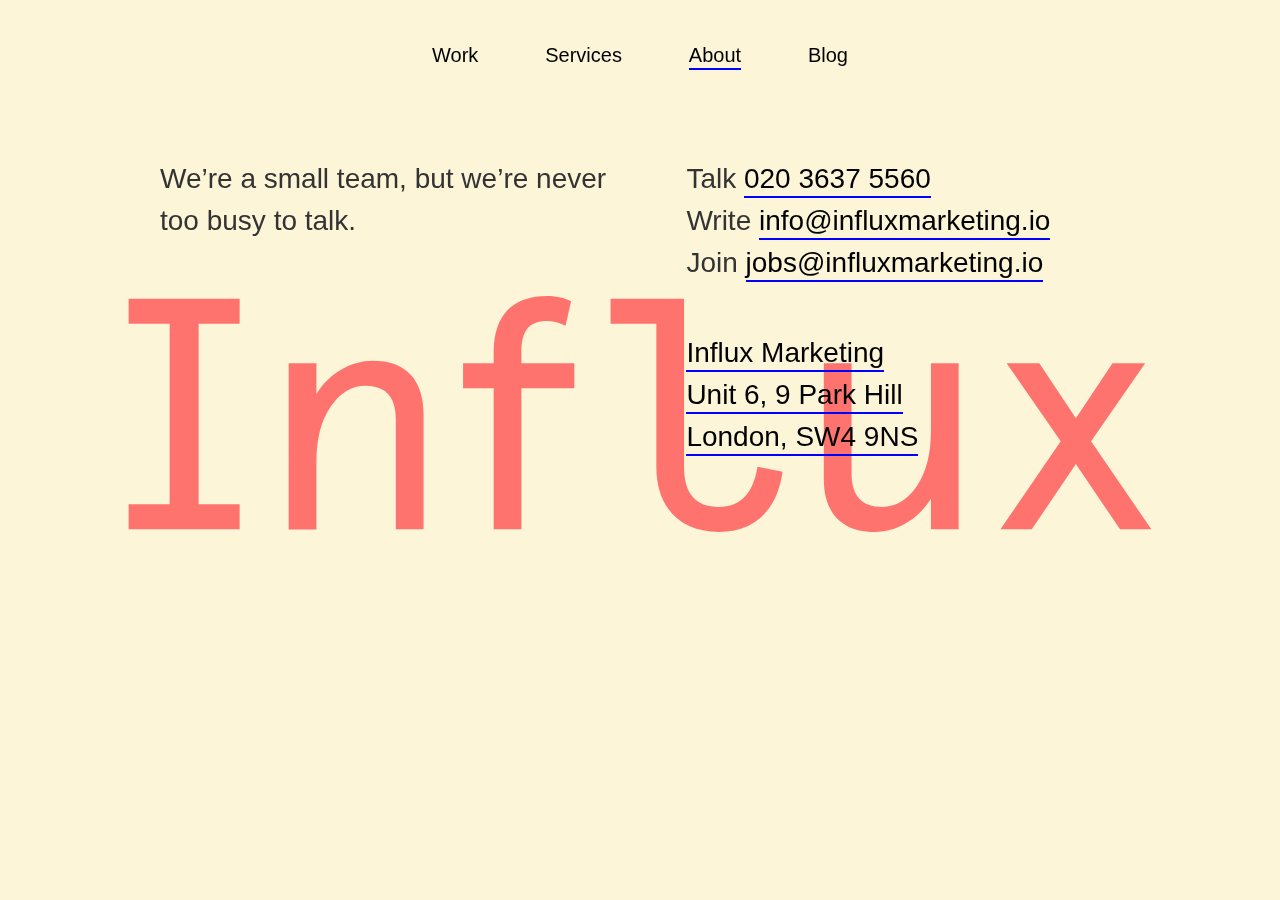
<file: about.html>
<!doctype html>
<html class="about">

<head>
    <meta charset="utf-8">
    <meta http-equiv="x-ua-compatible" content="ie=edge">
    <title>Influx Marketing</title>
    <meta name="description" content="Informed, relevant and beautiful design, content and Marketing Automation.">
    <meta name="viewport" content="width=device-width, initial-scale=1">
    <link rel="icon" type="image/png" href="favicon.png">
    <link rel="stylesheet" href="_sv_feed.css">
    <link rel="stylesheet" href="_sv_custom.css">
    <script>
        (function(i, s, o, g, r, a, m) {
            i['GoogleAnalyticsObject'] = r;
            i[r] = i[r] || function() {
                (i[r].q = i[r].q || []).push(arguments)
            }, i[r].l = 1 * new Date();
            a = s.createElement(o),
                m = s.getElementsByTagName(o)[0];
            a.async = 1;
            a.src = g;
            m.parentNode.insertBefore(a, m)
        })(window, document, 'script', 'https://www.google-analytics.com/analytics.js', 'ga');

        ga('create', 'UA-70672511-1', 'auto');
        ga('send', 'pageview');
    </script>
</head>

<body>

  <header class="about">
      <nav class="navbar">
          <ul class="nav-flex">
              <li>
                  <a href="index.html">Work</a>
              </li>
              <li>
                  <a href="services.html">Services</a>
              </li>
              <li>
                  <a href="about.html">About</a>
              </li>
              <li>
                  <a href="https://medium.com/@influx.">Blog</a>
              </li>
          </ul>
      </nav>
  </header>

    <div class="influx-logo"></div>

    <section>
        <div>
            <div class="intro">
                <div class="half">
                    <p class="contact">We’re a small team, but we’re never too busy to talk.</p>
                </div>
                <div class="half-2">
                    <p class="contact details">Talk <a href="callto:02036375560">020 3637 5560</a></p>
                    <p class="contact details">Write <a href="mailto:info@influxmarketing.io">info@influxmarketing.io</a></p>
                    <p class="contact details">Join <a href="mailto:jobs@influxmarketing.io">jobs@influxmarketing.io</a></p>
                    <address>
                <p class="contact addy"><a href="https://www.google.co.uk/maps/place/Park+Hill,+London+SW4+9NS/@51.4583437,-0.1347989,17z/data=!3m1!4b1!4m5!3m4!1s0x4876044edc3273bb:0x766b87a7e3d145bd!8m2!3d51.4583268!4d-0.1323098">Influx Marketing<br /> Unit 6, 9 Park Hill<br /> London, SW4 9NS<br /></a>
                </p>
                </address>
                </div>
            </div>
        </div>
    </section>

    <script src="https://ajax.googleapis.com/ajax/libs/jquery/1.11.3/jquery.min.js"></script>
    <script src="_sv_custom.js"></script>
</body>

</html>
</file>
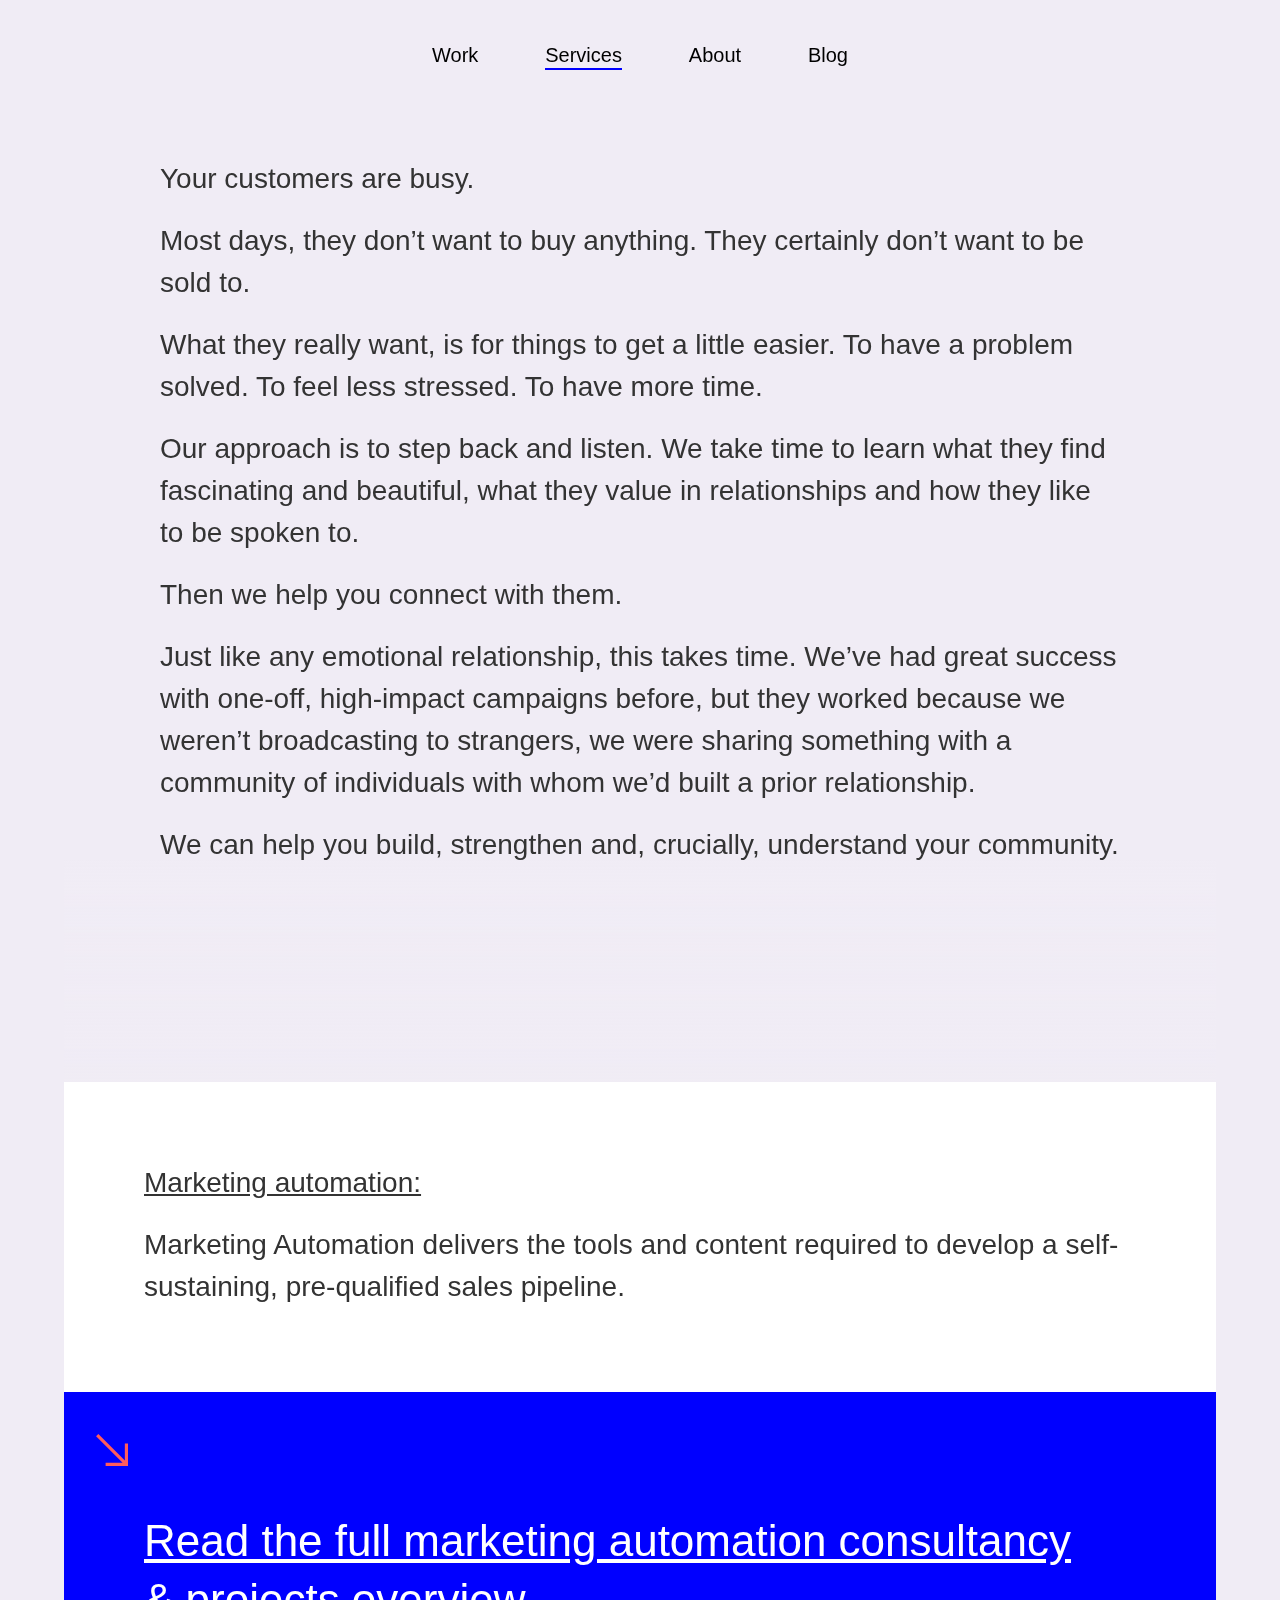
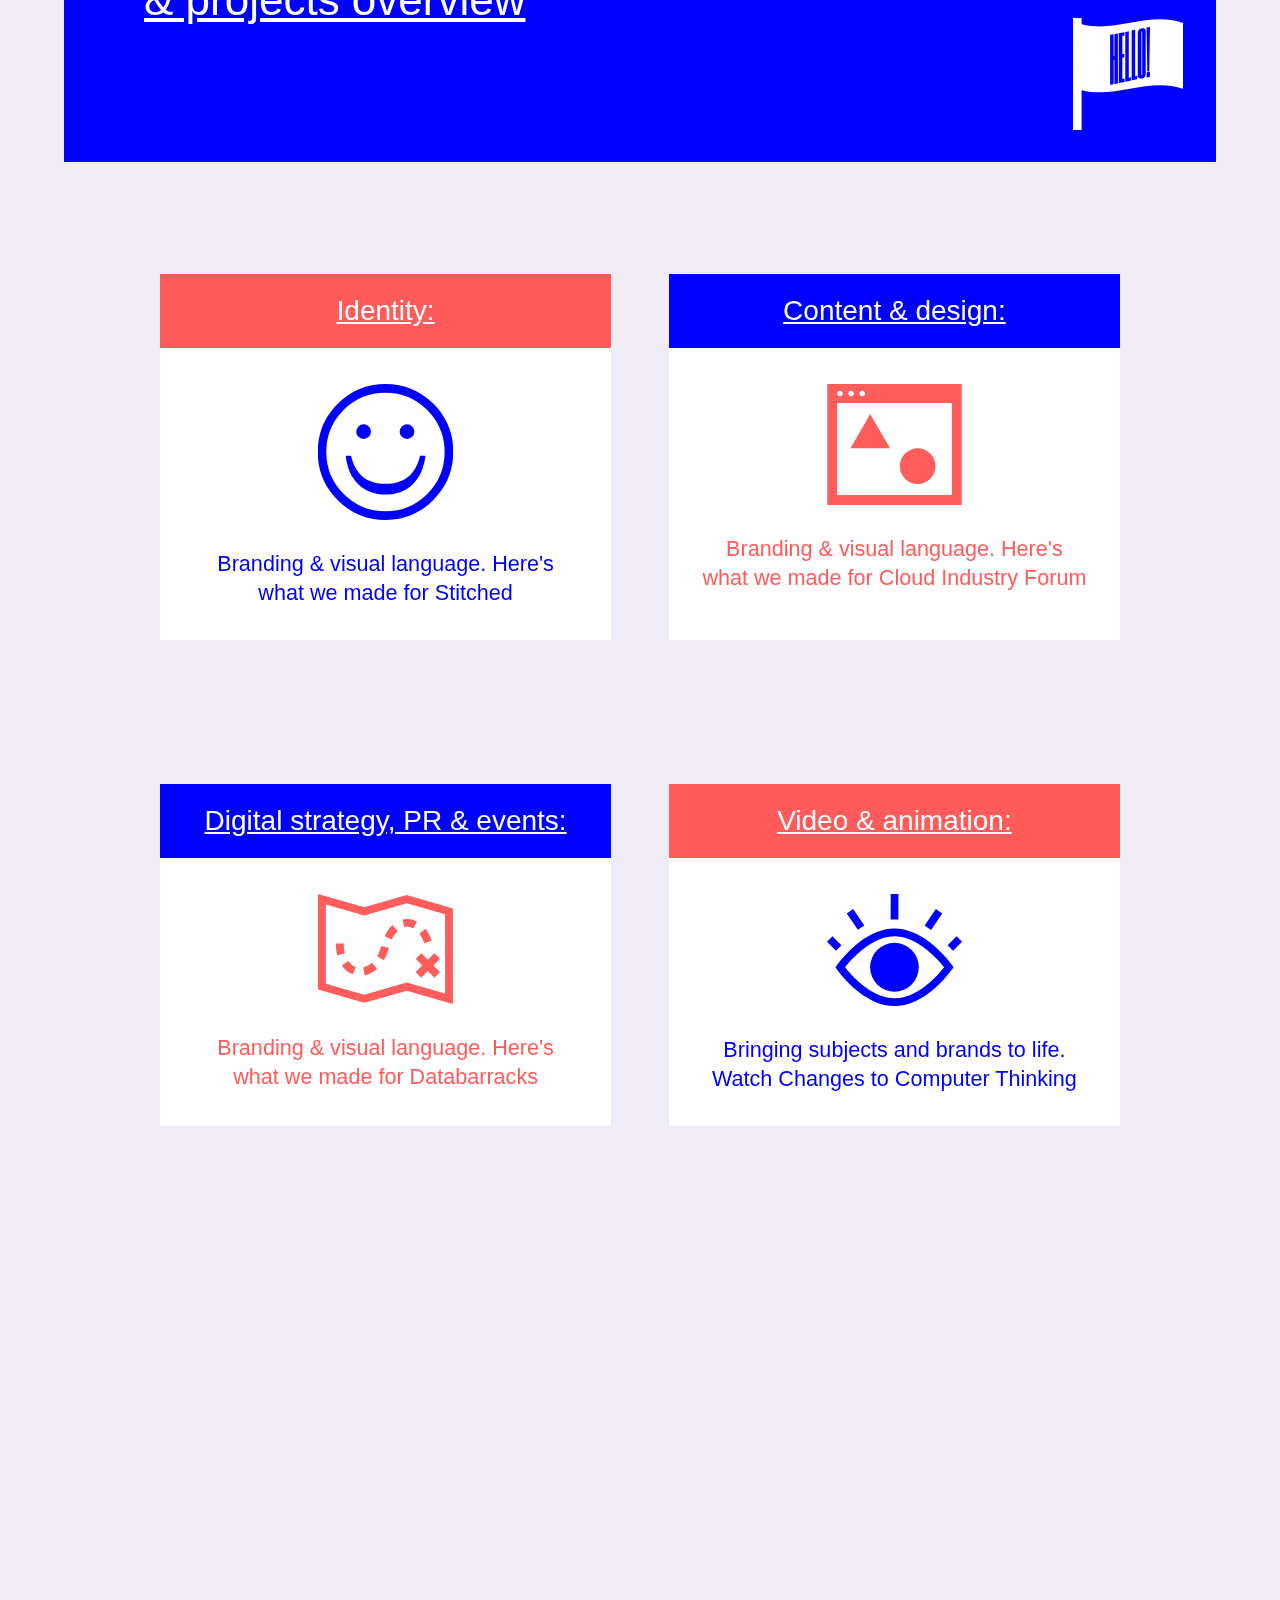
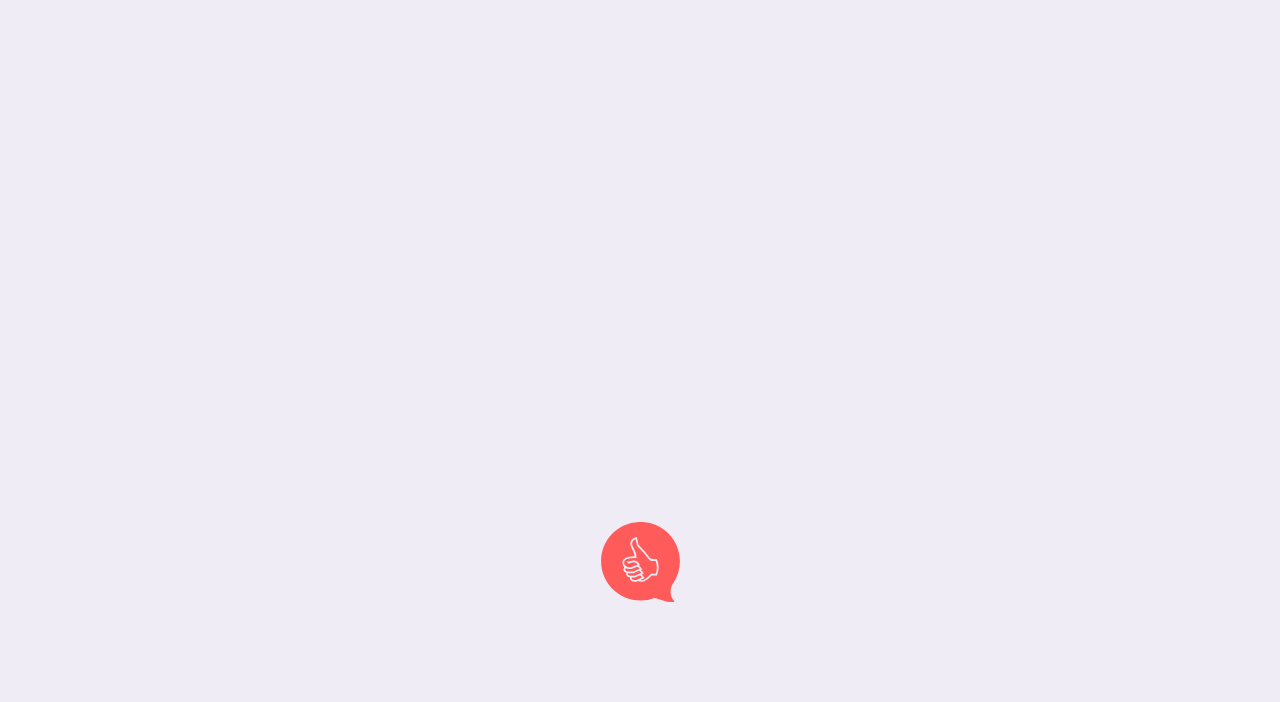
<file: services.html>
<!doctype html>
<html class="services">

<head>
    <meta charset="utf-8">
    <meta http-equiv="x-ua-compatible" content="ie=edge">
    <title>Influx Marketing</title>
    <meta name="description" content="Informed, relevant and beautiful design, content and Marketing Automation.">
    <meta name="viewport" content="width=device-width, initial-scale=1">
    <link rel="icon" type="image/png" href="favicon.png">
    <link rel="stylesheet" href="_sv_feed.css">
    <link rel="stylesheet" href="_sv_custom.css">
    <script>
    (function(i, s, o, g, r, a, m) {
        i['GoogleAnalyticsObject'] = r;
        i[r] = i[r] || function() {
            (i[r].q = i[r].q || []).push(arguments)
        }, i[r].l = 1 * new Date();
        a = s.createElement(o),
        m = s.getElementsByTagName(o)[0];
        a.async = 1;
        a.src = g;
        m.parentNode.insertBefore(a, m)
    })(window, document, 'script', 'https://www.google-analytics.com/analytics.js', 'ga');

    ga('create', 'UA-70672511-1', 'auto');
    ga('send', 'pageview');
    </script>
</head>

<body>

  <header class="services">
      <nav class="navbar">
          <ul class="nav-flex">
              <li>
                  <a href="index.html">Work</a>
              </li>
              <li>
                  <a href="services.html">Services</a>
              </li>
              <li>
                  <a href="about.html">About</a>
              </li>
              <li>
                  <a href="https://medium.com/@influx.">Blog</a>
              </li>
          </ul>
      </nav>
  </header>

  <div class="influx-logo"></div>

  <section>
    <div class="services-bg clearfix">
        <div class="intro">
            <p>Your customers are busy.</p>
            <p>Most days, they don’t want to buy anything. They certainly don’t want to be sold to.</p>
            <p>What they really want, is for things to get a little easier. To have a problem solved. To feel less stressed. To have more time.</p>
            <p>Our approach is to step back and listen. We take time to learn what they find fascinating and beautiful, what they value in relationships and how they like to be spoken to.</p>
            <p>Then we help you connect with them.</p>
            <p>Just like any emotional relationship, this takes time. We’ve had great success with one-off, high-impact campaigns before, but they worked because we weren’t broadcasting to strangers, we were sharing something with a community of individuals
                with whom we’d built a prior relationship.</p>
                <p>We can help you build, strengthen and, crucially, understand your community.</p>
            </div>
        </div>
    </section>

    <section>
        <div class="ma-container">
            <div class="ma-1">
                <p class="ma-text-1 underline">Marketing automation:</p>
                <p class="ma-text-1">Marketing Automation delivers the tools and content required to develop a self-sustaining, pre-qualified sales pipeline.</p>
            </div>
            <div class="ma-2">
                <div>
                    <img class="ma-image-1" src="bits/arrow-red.svg">
                    <a href="bits/docs/ma-overview.pdf">
                      <p class="ma-text-2">Read the full marketing automation consultancy &amp; projects overview</p>
                  </a>
                  <img class="ma-image-2" src="bits/flag-white.svg">
              </div>
          </div>
      </div>
  </section>

  <section>
    <div class="service-container">
        <div class="service-1 service-1-red">
            <div class="service-head-red">
                <p class="service-head-text underline">Identity:</p>
            </div>
            <div class="service-icon-container">
                <img class="service-icon" src="bits/service-icons/identity.svg">
                <a class="service-link" href="work/stitched.html"><p class="service-text-blue">Branding &amp; visual language. Here's what we made for Stitched</p></a>
            </div>
            </div>
            <div class="service-1 service-1-blue">
                <div class="service-head-blue">
                    <p class="service-head-text underline">Content &amp; design:</p>
                </div>
                <div class="service-icon-container">
                    <img class="service-icon" src="bits/service-icons/content.svg">
                    <a class="service-link" href="work/cif.html"><p class="service-text-red">Branding &amp; visual language. Here's what we made for Cloud Industry Forum</p></a>
                </div>
            </div>
        </div>
    </section>

    <section class="end">
        <div class="service-container">
            <div class="service-1 service-1-blue">
                <div class="service-head-blue">
                    <p class="service-head-text underline">Digital strategy, PR &amp; events:</p>
                </div>
                <div class="service-icon-container">
                    <img class="service-icon" src="bits/service-icons/events.svg">
                    <a class="service-link" href="#"><p class="service-text-red">Branding &amp; visual language. Here's what we made for Databarracks</p></a>
                </div>
          </div>
          <div class="service-1 service-1-red">
            <div class="service-head-red">
                <p class="service-head-text underline">Video &amp; animation:</p>
            </div>
            <div class="service-icon-container">
                <img class="service-icon" src="bits/service-icons/video.svg">
                <a class="service-link" href="https://www.youtube.com/watch?v=J9LK6EtxzgM"><p class="service-text-blue">Bringing subjects and brands to life. Watch Changes to Computer Thinking</p></a>
            </div>
          </div>
      </div>
  </section>

  <footer>
    <div class="img-thumb thumb-red"></div>
    <div class="padding"></div>
</footer>

<script src="https://ajax.googleapis.com/ajax/libs/jquery/1.11.3/jquery.min.js"></script>
<script src="_sv_custom.js"></script>

</body>

</html>
</file>
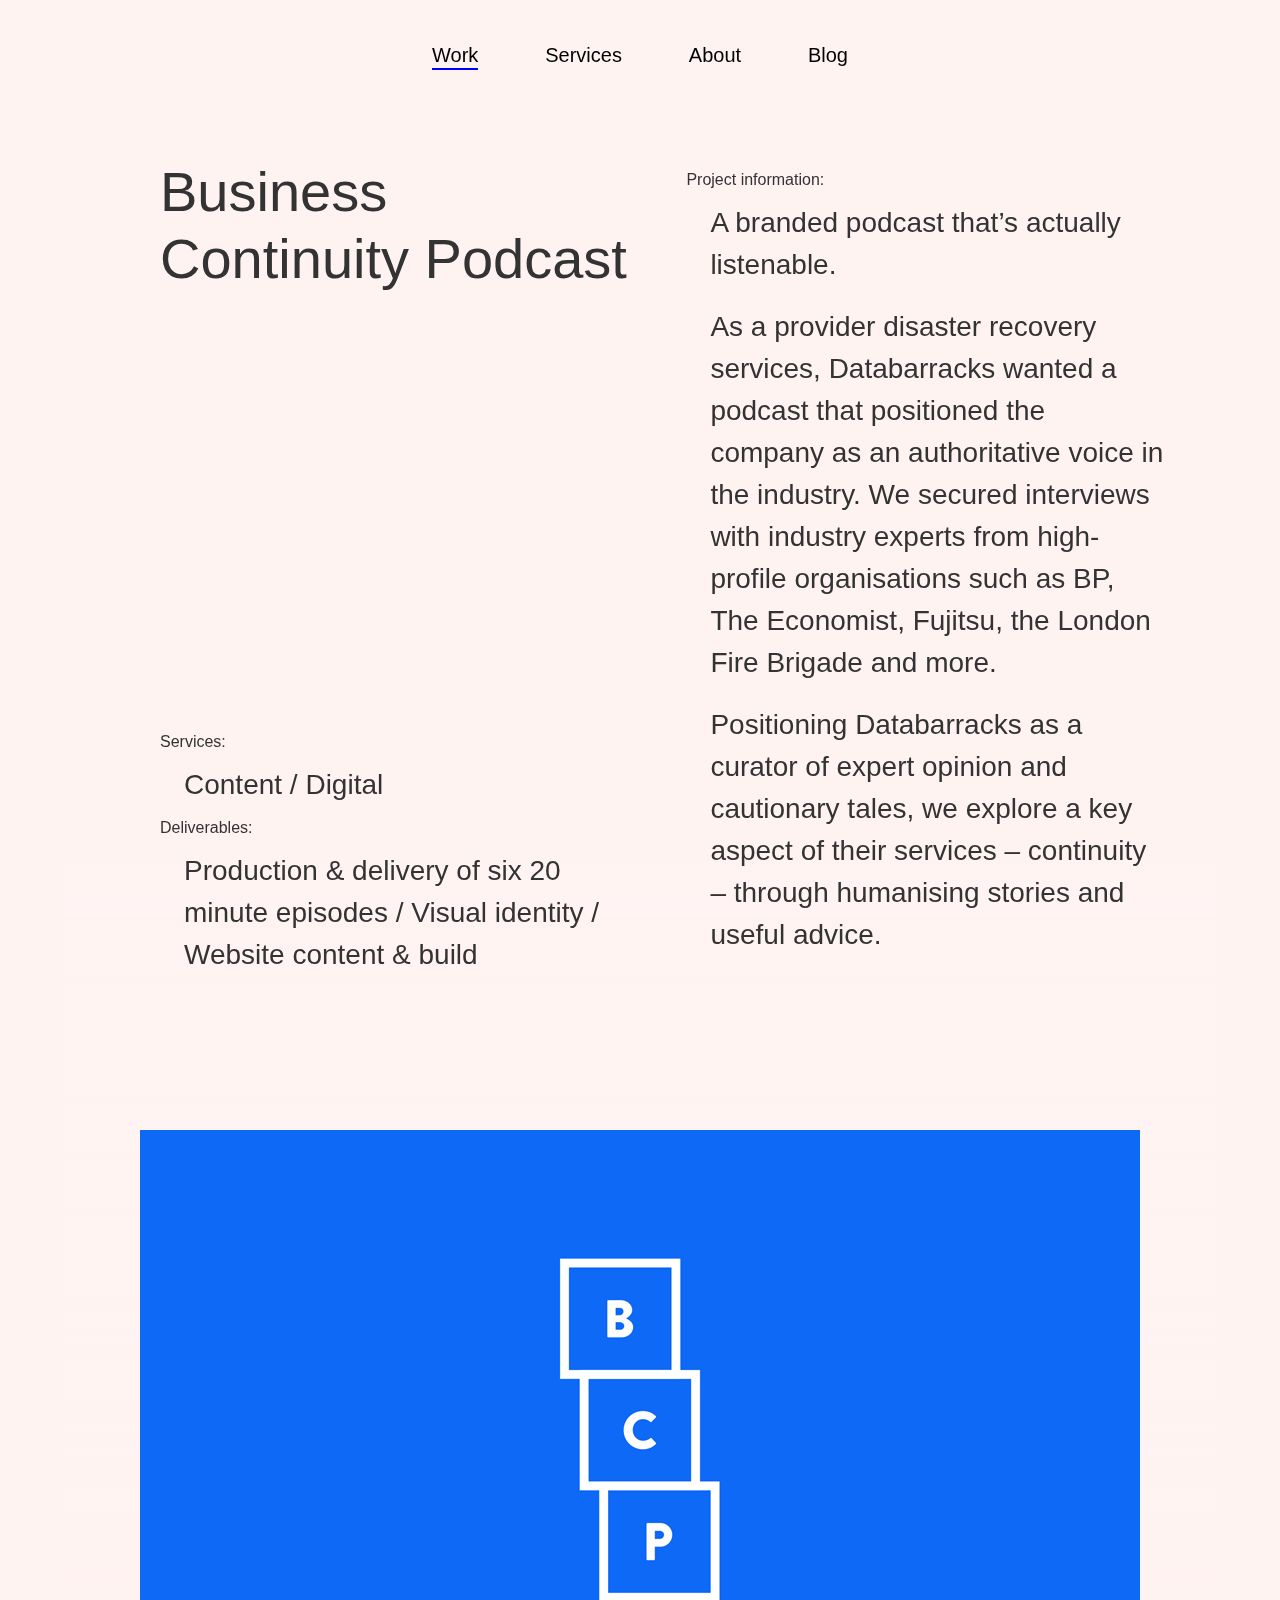
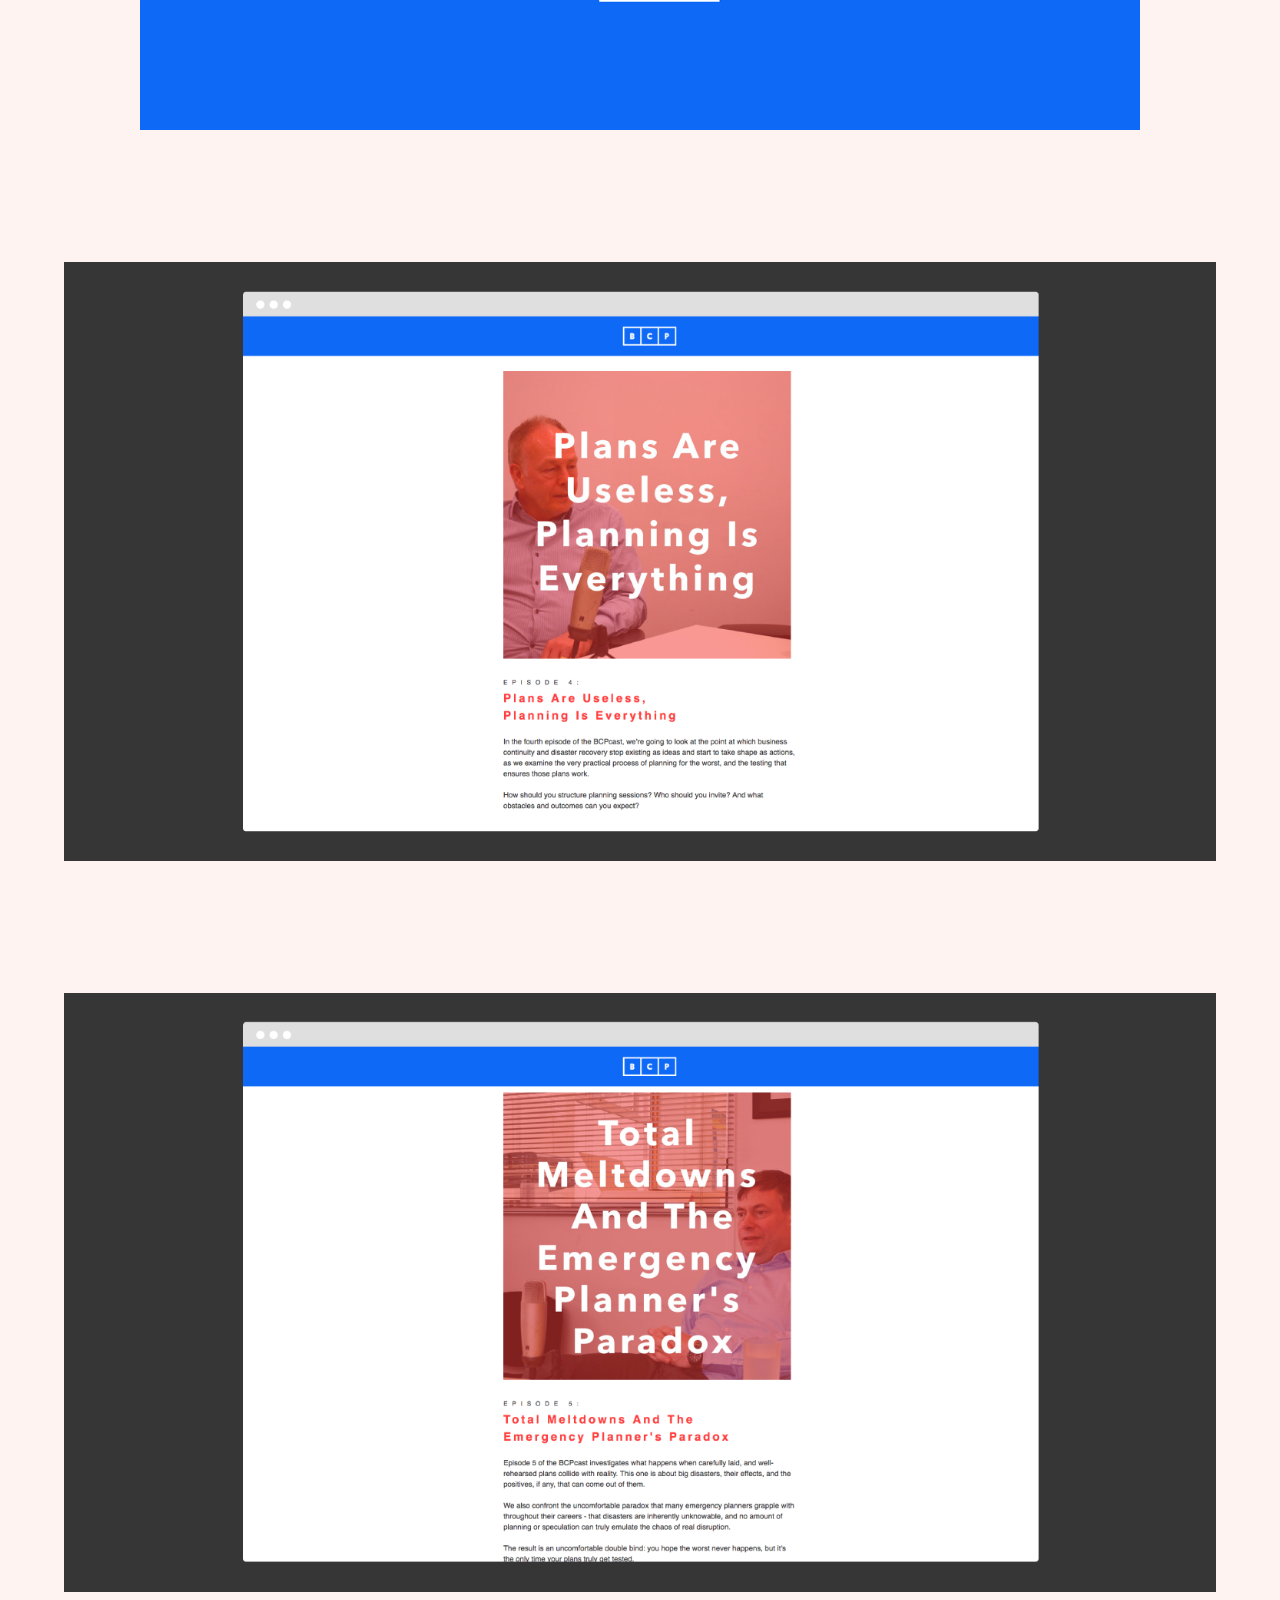
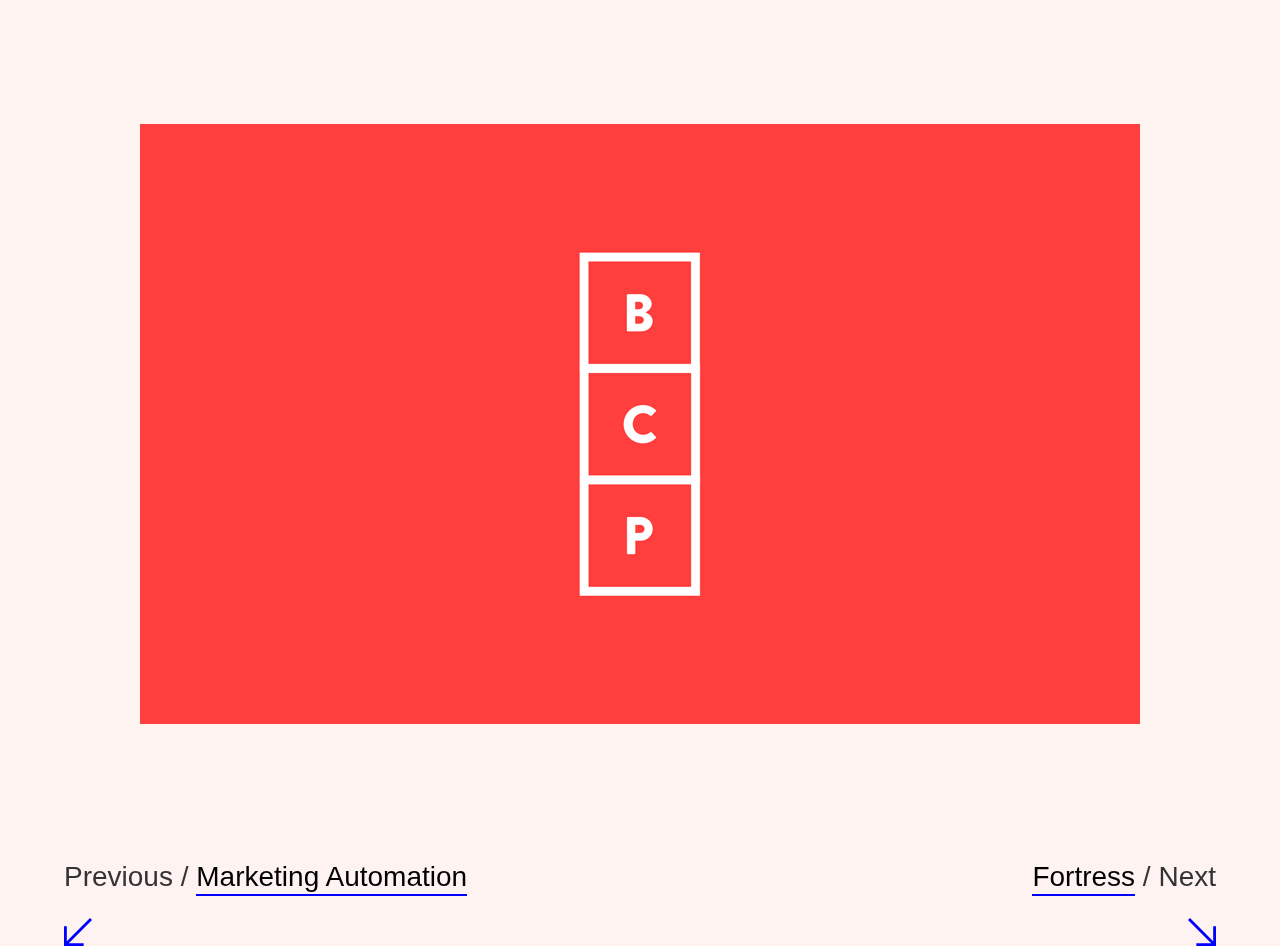
<file: work/bcp.html>
<!doctype html>
<html class="work">

<head>
    <meta charset="utf-8">
    <meta http-equiv="x-ua-compatible" content="ie=edge">
    <title>Influx Marketing</title>
    <meta name="description" content="Informed, relevant and beautiful design, content and Marketing Automation.">
    <meta name="viewport" content="width=device-width, initial-scale=1">
    <link rel="icon" type="image/png" href="../favicon.png">
    <link rel="stylesheet" href="../_sv_feed.css">
    <link rel="stylesheet" href="../_sv_custom.css">
    <script>
        (function(i, s, o, g, r, a, m) {
            i['GoogleAnalyticsObject'] = r;
            i[r] = i[r] || function() {
                (i[r].q = i[r].q || []).push(arguments)
            }, i[r].l = 1 * new Date();
            a = s.createElement(o),
                m = s.getElementsByTagName(o)[0];
            a.async = 1;
            a.src = g;
            m.parentNode.insertBefore(a, m)
        })(window, document, 'script', 'https://www.google-analytics.com/analytics.js', 'ga');

        ga('create', 'UA-70672511-1', 'auto');
        ga('send', 'pageview');
    </script>
</head>

<body>

  <header class="work">
        <nav class="navbar">
            <ul class="nav-flex">
                <li>
                    <a href="../index.html">Work</a>
                </li>
                <li>
                    <a href="../services.html">Services</a>
                </li>
                <li>
                    <a href="../about.html">About</a>
                </li>
                <li>
                    <a href="https://medium.com/@influx.">Blog</a>
                </li>
            </ul>
        </nav>
    </header>

    <div class="influx-logo"></div>

    <section>
        <div class="work-bg project-bg clearfix">
            <div class="intro project-flex">
                <div class="half flex">
                    <div>
                        <p class="header">Business Continuity Podcast</p>
                    </div>
                    <div>
                        <p class="sup">Services:</p>
                        <p class="details indent">Content / Digital</p>
                        <p class="sup">Deliverables:</p>
                        <p class="details indent">Production &amp; delivery of six 20 minute episodes / Visual identity / Website content &amp; build</p>
                    </div>
                </div>
                <div class="half-2">
                    <p class="sup">Project information:</p>
                    <p class="indent">A branded podcast that’s actually listenable.</p>
                    <p class="indent">As a provider disaster recovery services, Databarracks wanted a podcast that positioned the company as an authoritative voice in the industry. We secured interviews with industry experts from high-profile organisations such as BP, The Economist, Fujitsu, the London Fire Brigade and more.</p>
                    <p class="indent">Positioning Databarracks as a curator of expert opinion and cautionary tales, we explore a key aspect of their services – continuity – through humanising stories and useful advice.</p>
                </div>
            </div>
        </div>
    </section>

    <section class="project-top">

        <div class="image-feed">
            <img src="../work/bcp/image/bcp-hero.gif" alt="Logo animation numero uno">
        </div>

        <div class="image-feed">
                <img src="../work/bcp/image/bcp-3.png" alt="Screen 1">
        </div>

        <div class="image-feed">
                <img src="../work/bcp/image/bcp-4.png" alt="Screen 2">
        </div>

        <div class="image-feed">
            <img src="../work/bcp/image/bcp-5.gif" alt="Logo animation numero dos">
        </div>

    </section>


    <aside>
        <div class="back-forth">
            <div class="prev">
                <p>Previous / <a href="../work/marketing-automation.html">Marketing Automation</a></p>
                <div class="arrow-bl"></div>
            </div>
            <div class="next">
                <p><a href="../work/fortress.html">Fortress</a> / Next</p>
                <div class="arrow-br"></div>
            </div>
        </div>
    </aside>

    <script src="https://ajax.googleapis.com/ajax/libs/jquery/1.11.3/jquery.min.js"></script>
    <script src="../_sv_custom.js"></script>
</body>

</html>
</file>
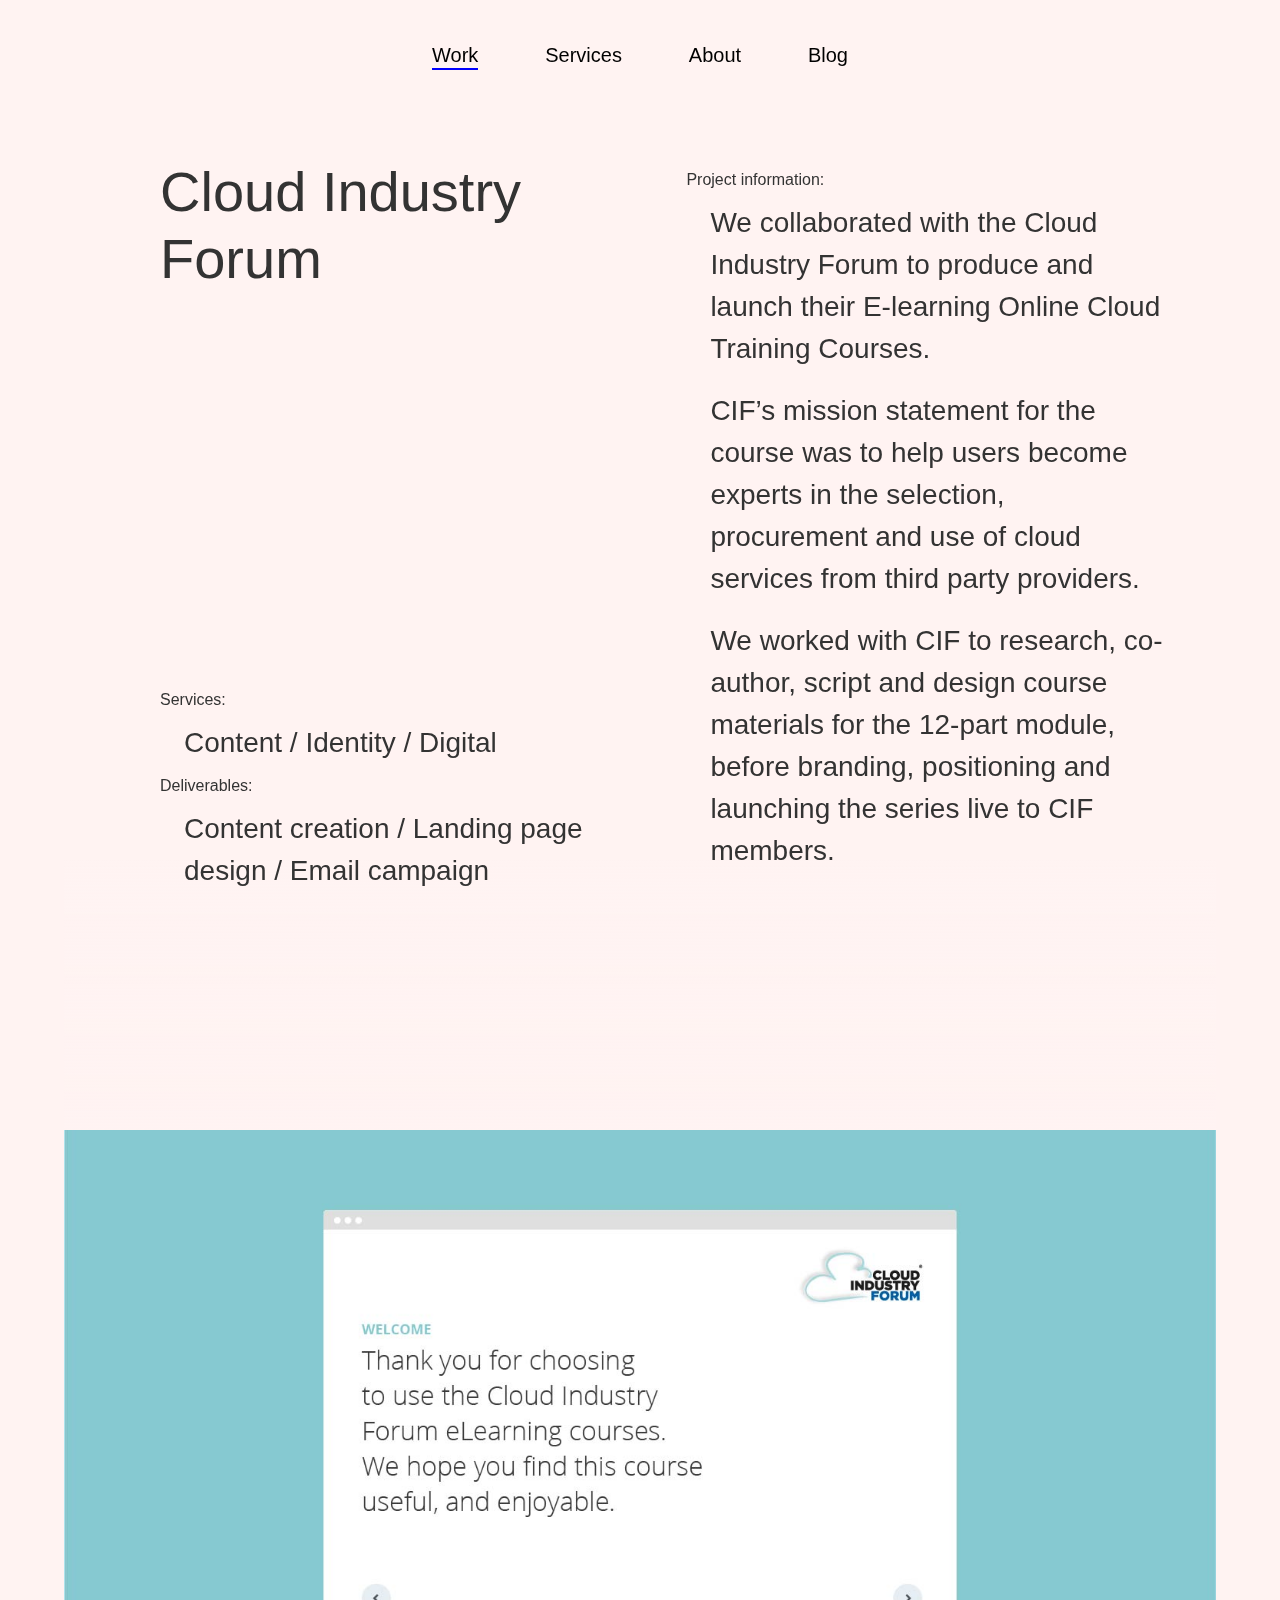
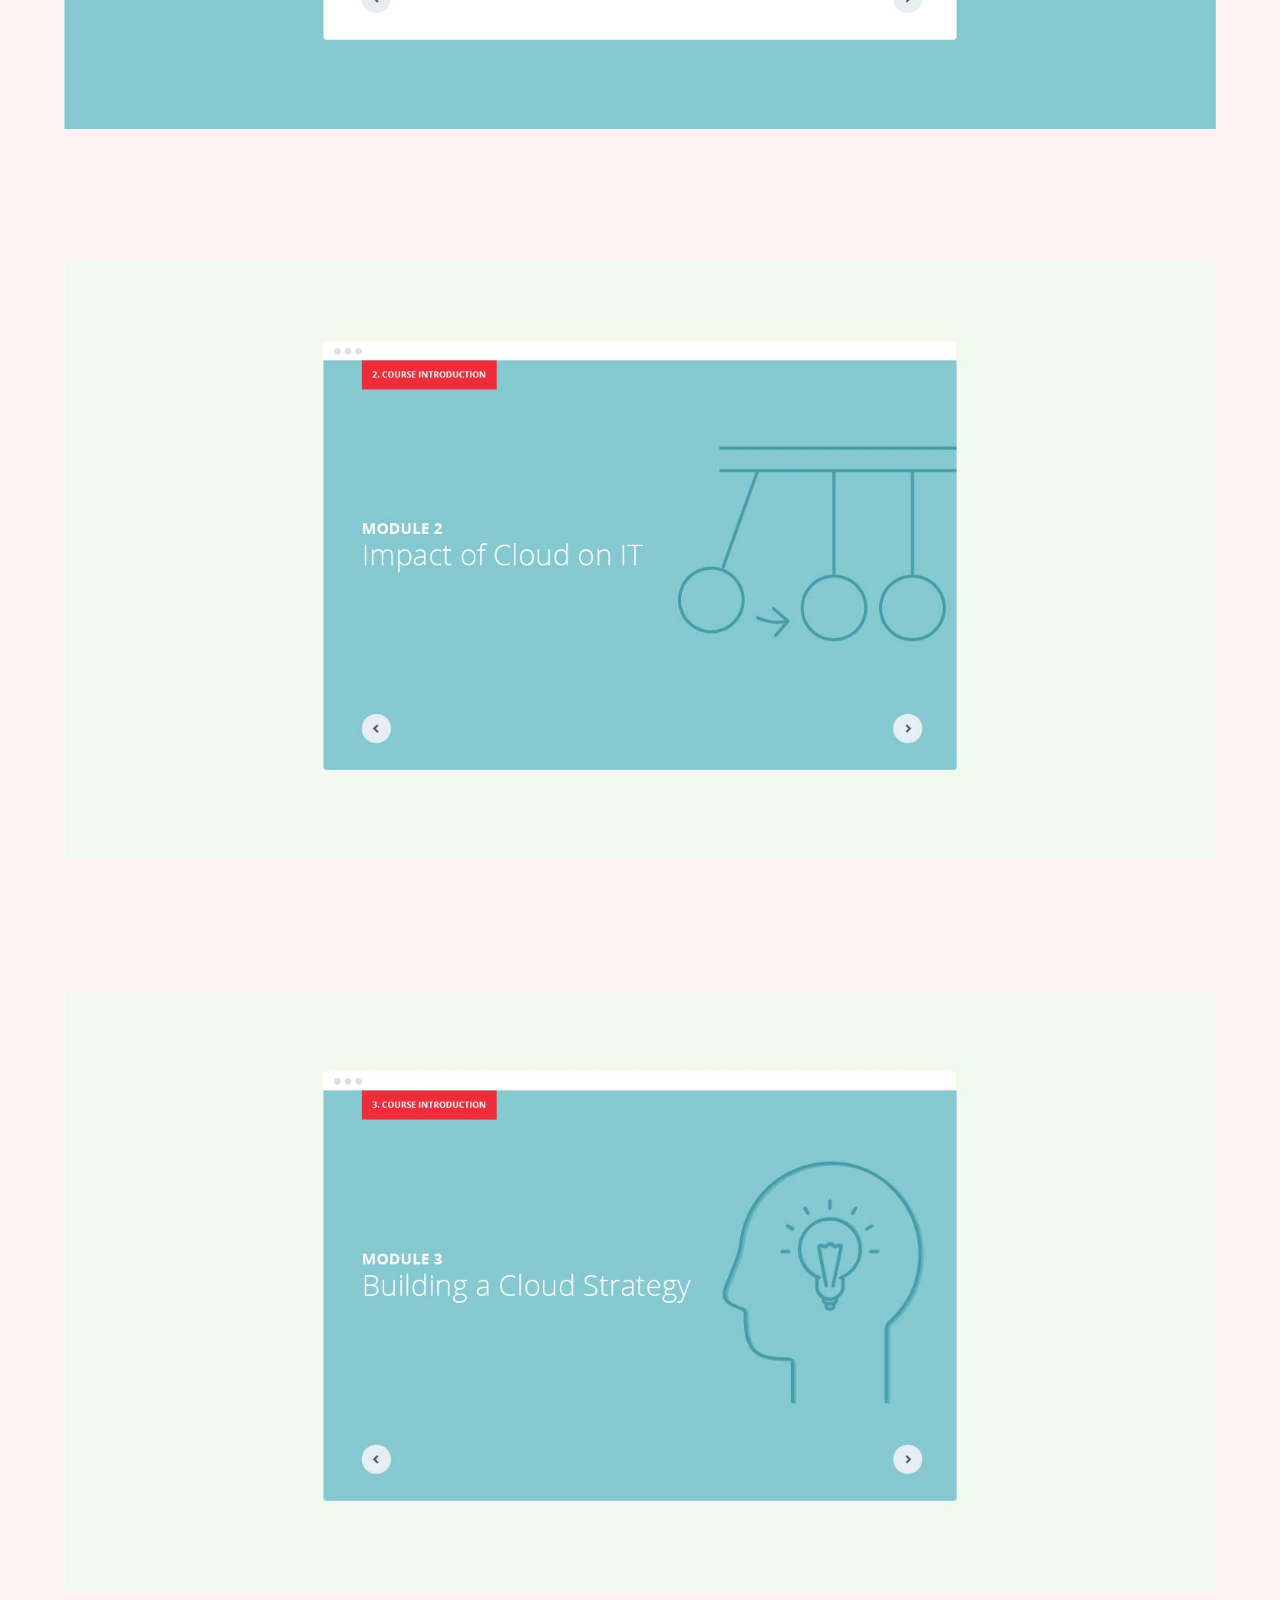
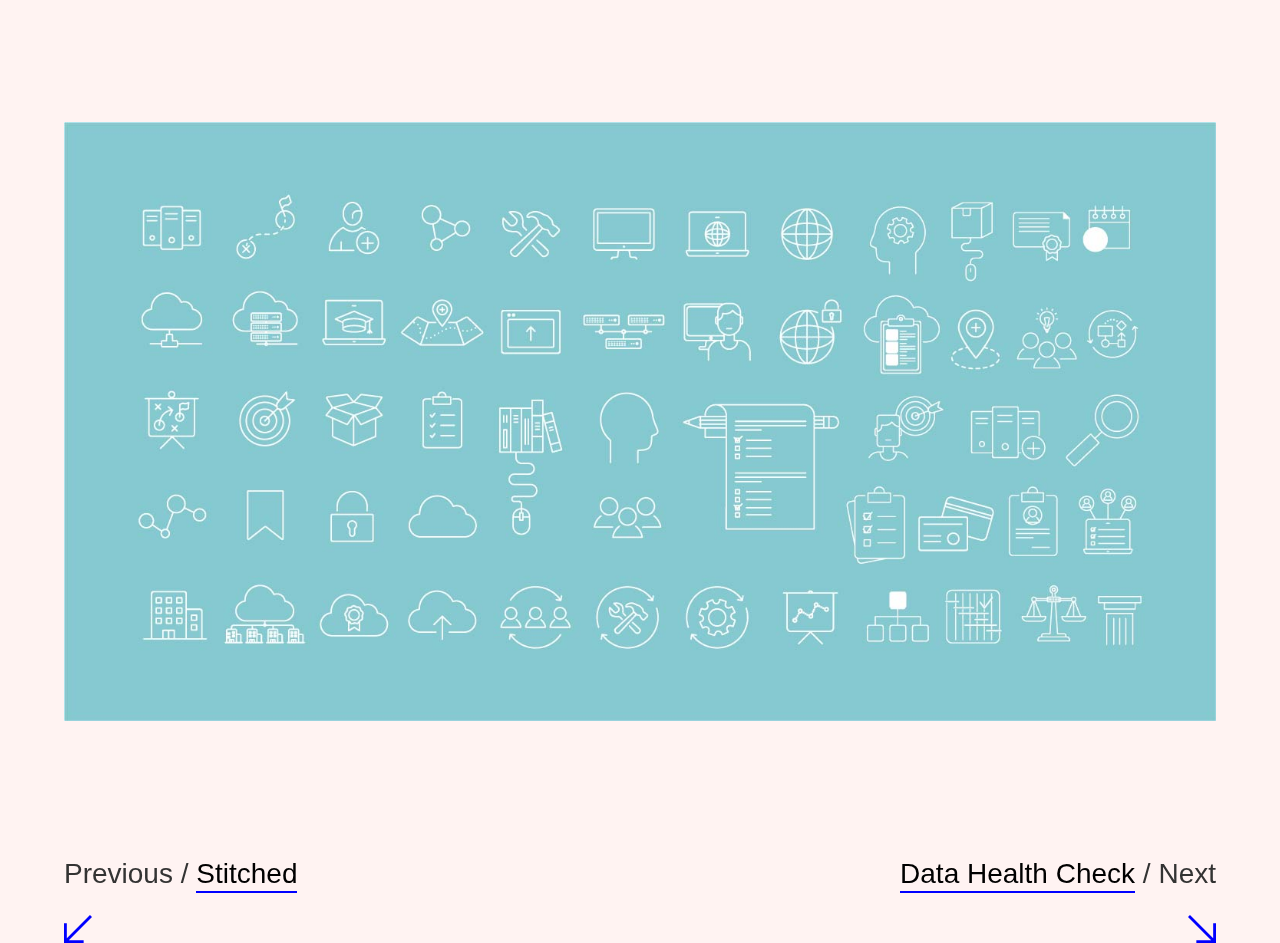
<file: work/cif.html>
<!doctype html>
<html class="work">

<head>
    <meta charset="utf-8">
    <meta http-equiv="x-ua-compatible" content="ie=edge">
    <title>Influx Marketing</title>
    <meta name="description" content="Informed, relevant and beautiful design, content and Marketing Automation.">
    <meta name="viewport" content="width=device-width, initial-scale=1">
    <link rel="icon" type="image/png" href="../favicon.png">
    <link rel="stylesheet" href="../_sv_feed.css">
    <link rel="stylesheet" href="../_sv_custom.css">
    <script>
    (function(i, s, o, g, r, a, m) {
        i['GoogleAnalyticsObject'] = r;
        i[r] = i[r] || function() {
            (i[r].q = i[r].q || []).push(arguments)
        }, i[r].l = 1 * new Date();
        a = s.createElement(o),
        m = s.getElementsByTagName(o)[0];
        a.async = 1;
        a.src = g;
        m.parentNode.insertBefore(a, m)
    })(window, document, 'script', 'https://www.google-analytics.com/analytics.js', 'ga');

    ga('create', 'UA-70672511-1', 'auto');
    ga('send', 'pageview');
    </script>
</head>

<body>

  <header class="work">
      <nav class="navbar">
          <ul class="nav-flex">
              <li>
                  <a href="../index.html">Work</a>
              </li>
              <li>
                  <a href="../services.html">Services</a>
              </li>
              <li>
                  <a href="../about.html">About</a>
              </li>
              <li>
                  <a href="https://medium.com/@influx.">Blog</a>
              </li>
          </ul>
      </nav>
  </header>

  <div class="influx-logo"></div>

  <section>
    <div class="work-bg project-bg clearfix">
        <div class="intro project-flex">
            <div class="half flex">
                <div>
                    <p class="header">Cloud Industry Forum</p>
                </div>
                <div>
                    <p class="sup">Services:</p>
                    <p class="details indent">Content / Identity / Digital</p>
                    <p class="sup">Deliverables:</p>
                    <p class="details indent">Content creation / Landing page design / Email campaign</p>
                </div>
            </div>
            <div class="half-2">
                <p class="sup">Project information:</p>
                <p class="indent">We collaborated with the Cloud Industry Forum to produce and launch their E-learning Online Cloud Training Courses.</p>
                <p class="indent">CIF’s mission statement for the course was to help users become experts in the selection, procurement and use of cloud services from third party providers.</p>
                <p class="indent">We worked with CIF to research, co-author, script and design course materials for the 12-part module, before branding, positioning and launching the series live to CIF members.</p>
            </div>
        </div>
    </div>
</section>

<section>
    <div class="image-feed">
        <img src="../work/cif/image/cif-1.jpg" alt="Screen-1">
    </div>
    <div class="image-feed">
        <img src="../work/cif/image/cif-2.jpg" alt="Screen-2">
    </div>
    <div class="image-feed">
        <img src="../work/cif/image/cif-3.jpg" alt="Screen-3">
    </div>
    <div class="image-feed">
        <img src="../work/cif/image/cif-4.jpg" alt="Screen-4">
    </div>
</section>

<aside>
    <div class="back-forth">
        <div class="prev">
            <p>Previous / <a href="../work/stitched.html">Stitched</a></p>
            <div class="arrow-bl"></div>
        </div>
        <div class="next">
            <p><a href="../work/dhc.html">Data Health Check</a> / Next</p>
            <div class="arrow-br"></div>
        </div>
    </div>
</aside>

<script src="https://ajax.googleapis.com/ajax/libs/jquery/1.11.3/jquery.min.js"></script>
<script src="../_sv_custom.js"></script>
</body>

</html>
</file>
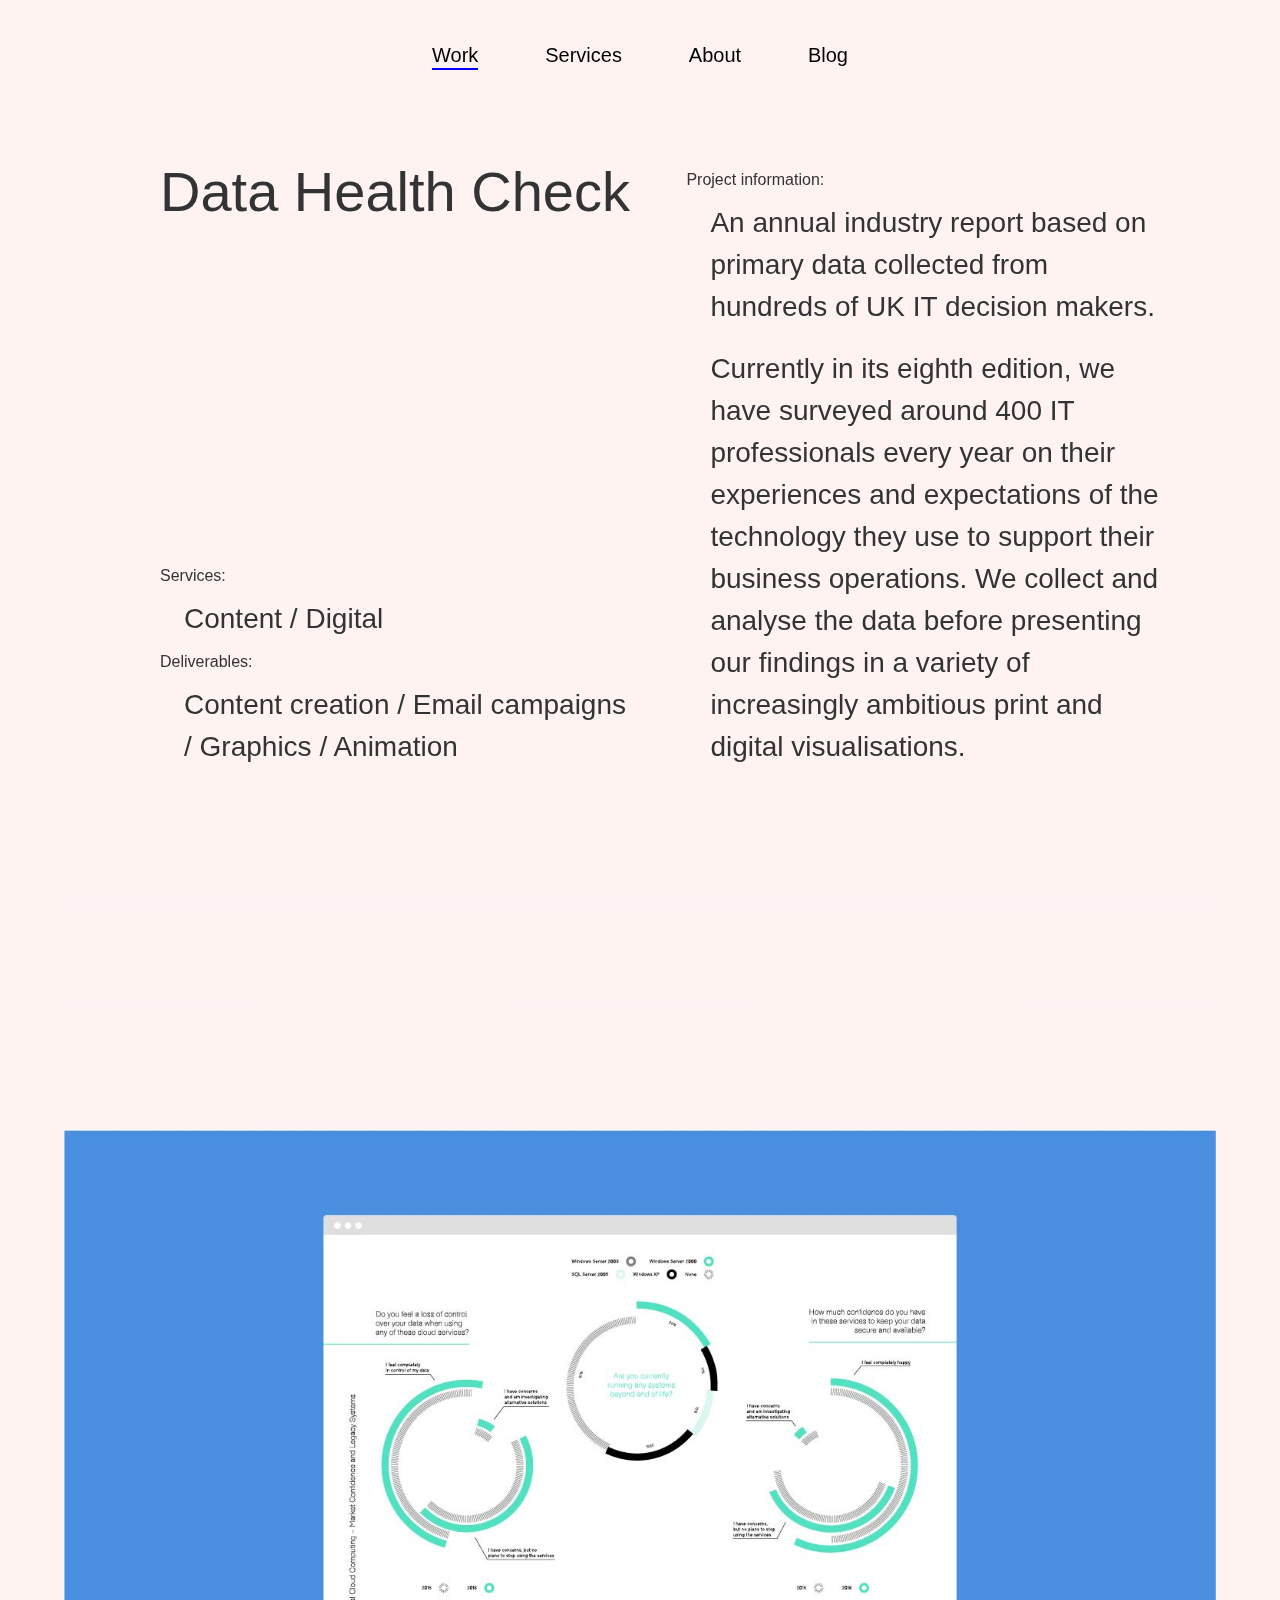
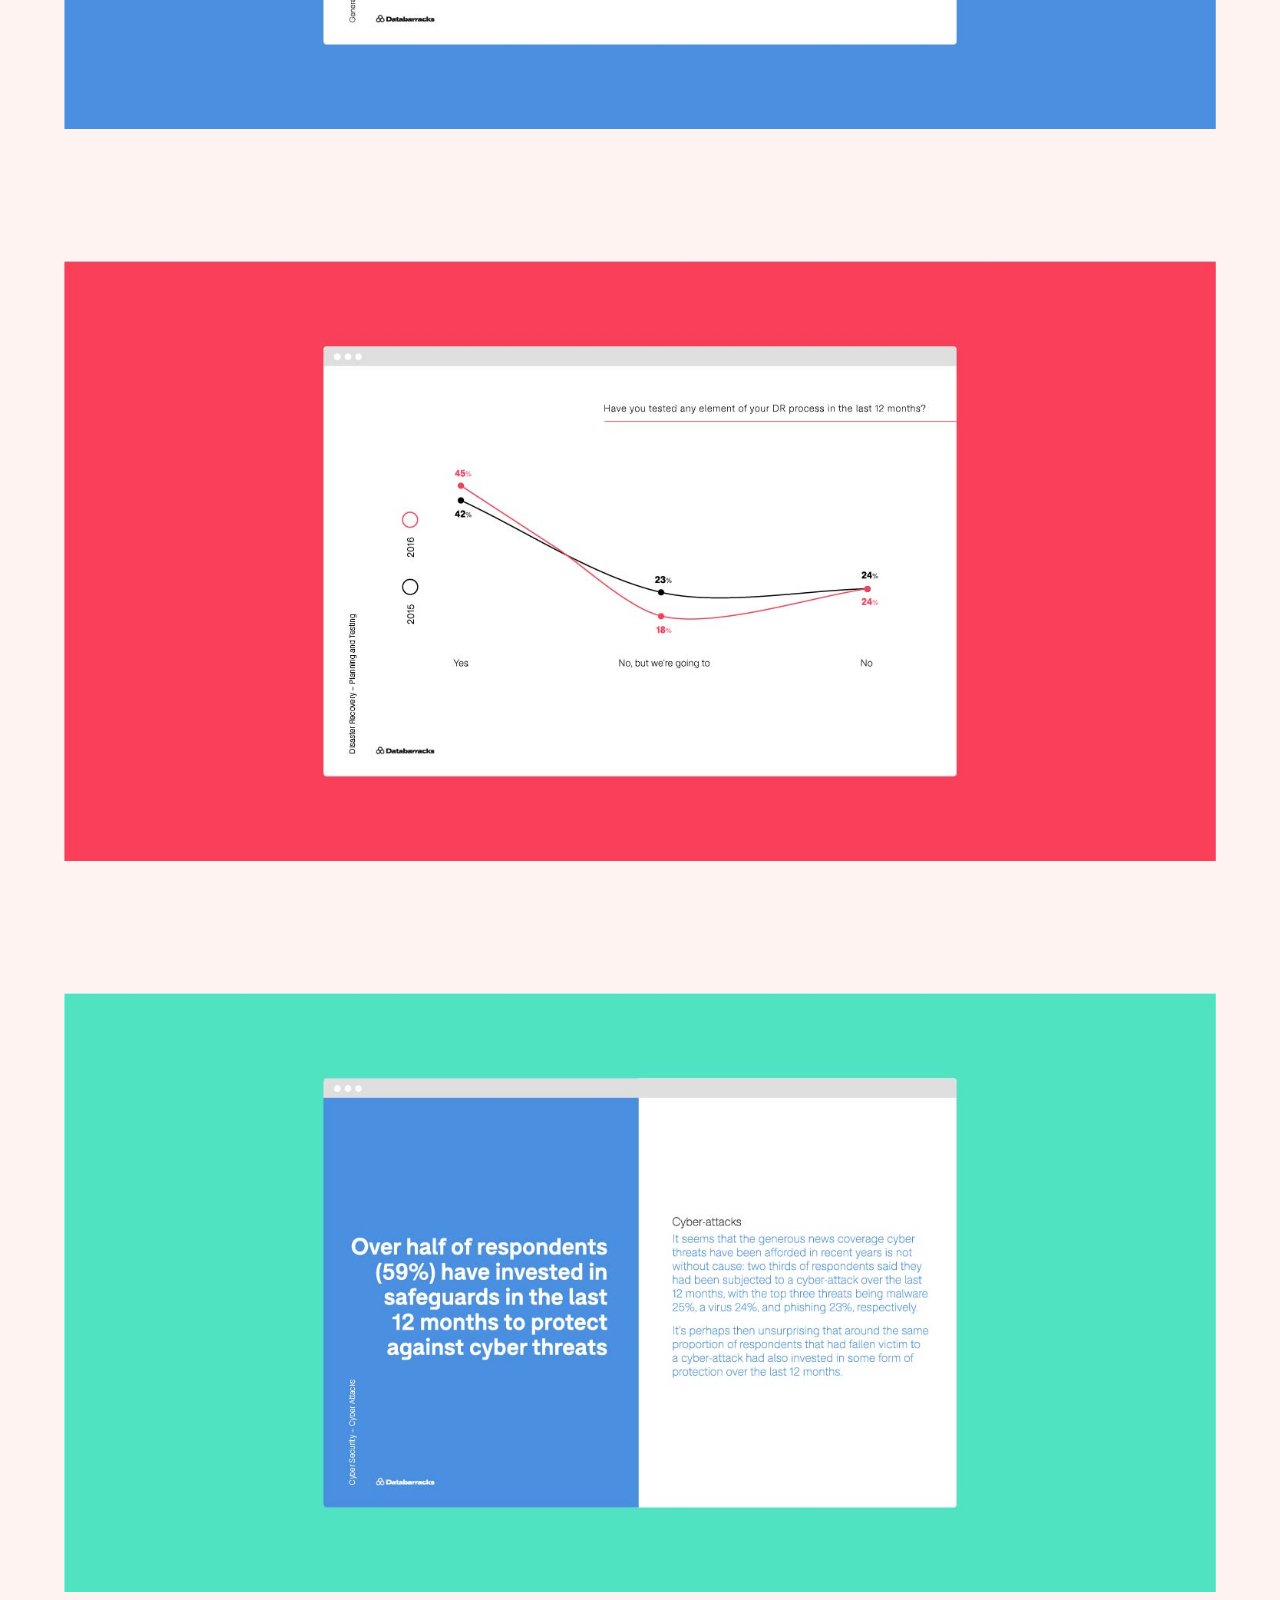
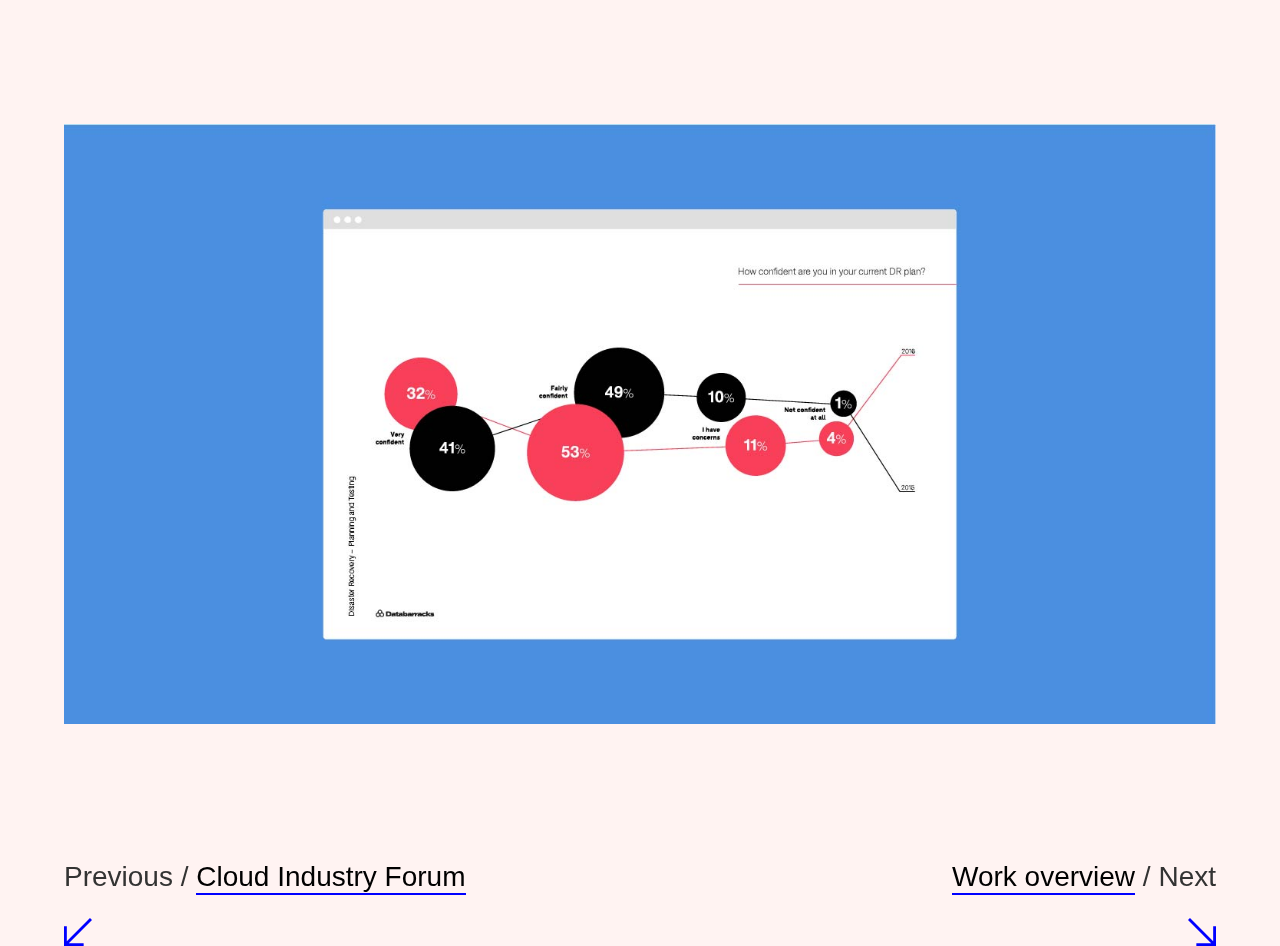
<file: work/dhc.html>
<!doctype html>
<html class="work">

<head>
    <meta charset="utf-8">
    <meta http-equiv="x-ua-compatible" content="ie=edge">
    <title>Influx Marketing</title>
    <meta name="description" content="Informed, relevant and beautiful design, content and Marketing Automation.">
    <meta name="viewport" content="width=device-width, initial-scale=1">
    <link rel="icon" type="image/png" href="../favicon.png">
    <link rel="stylesheet" href="../_sv_feed.css">
    <link rel="stylesheet" href="../_sv_custom.css">
    <script>
    (function(i, s, o, g, r, a, m) {
        i['GoogleAnalyticsObject'] = r;
        i[r] = i[r] || function() {
            (i[r].q = i[r].q || []).push(arguments)
        }, i[r].l = 1 * new Date();
        a = s.createElement(o),
        m = s.getElementsByTagName(o)[0];
        a.async = 1;
        a.src = g;
        m.parentNode.insertBefore(a, m)
    })(window, document, 'script', 'https://www.google-analytics.com/analytics.js', 'ga');

    ga('create', 'UA-70672511-1', 'auto');
    ga('send', 'pageview');
    </script>
</head>

<body>

  <header class="work">
      <nav class="navbar">
          <ul class="nav-flex">
              <li>
                  <a href="../index.html">Work</a>
              </li>
              <li>
                  <a href="../services.html">Services</a>
              </li>
              <li>
                  <a href="../about.html">About</a>
              </li>
              <li>
                  <a href="https://medium.com/@influx.">Blog</a>
              </li>
          </ul>
      </nav>
  </header>

  <div class="influx-logo"></div>

  <section>
    <div class="work-bg project-bg clearfix">
        <div class="intro project-flex">
            <div class="half flex">
                <div>
                    <p class="header">Data Health Check</p>
                </div>
                <div>
                    <p class="sup">Services:</p>
                    <p class="details indent">Content / Digital</p>
                    <p class="sup">Deliverables:</p>
                    <p class="details indent">Content creation / Email campaigns / Graphics / Animation</p>
                </div>
            </div>
            <div class="half-2">
                <p class="sup">Project information:</p>
                <p class="indent">An annual industry report based on primary data collected from hundreds of UK IT decision makers.</p>
                <p class="details indent">Currently in its eighth edition, we have surveyed around 400 IT professionals every year on their experiences and expectations of the technology they use to support their business operations. We collect and analyse the data before
                    presenting our findings in a variety of increasingly ambitious print and digital visualisations.</p>
                </div>
            </div>
        </div>
    </section>

    <section>
        <div class="image-feed">
            <img src="../work/dhc/image/dhc-1.jpg" alt="Screen-1">
        </div>
        <div class="image-feed">
            <img src="../work/dhc/image/dhc-2.jpg" alt="Screen-2">
        </div>
        <div class="image-feed">
            <img src="../work/dhc/image/dhc-3.jpg" alt="Screen-3">
        </div>
        <div class="image-feed">
            <img src="../work/dhc/image/dhc-4.jpg" alt="Screen-4">
        </div>
    </section>

    <aside>
        <div class="back-forth">
            <div class="prev">
                <p>Previous / <a href="../work/cif.html">Cloud Industry Forum</a></p>
                <div class="arrow-bl"></div>
            </div>
            <div class="next">
                <p><a href="../index.html">Work overview</a> / Next</p>
                <div class="arrow-br"></div>
            </div>
        </div>
    </aside>

    <script src="https://ajax.googleapis.com/ajax/libs/jquery/1.11.3/jquery.min.js"></script>
    <script src="../_sv_custom.js"></script>
</body>

</html>
</file>
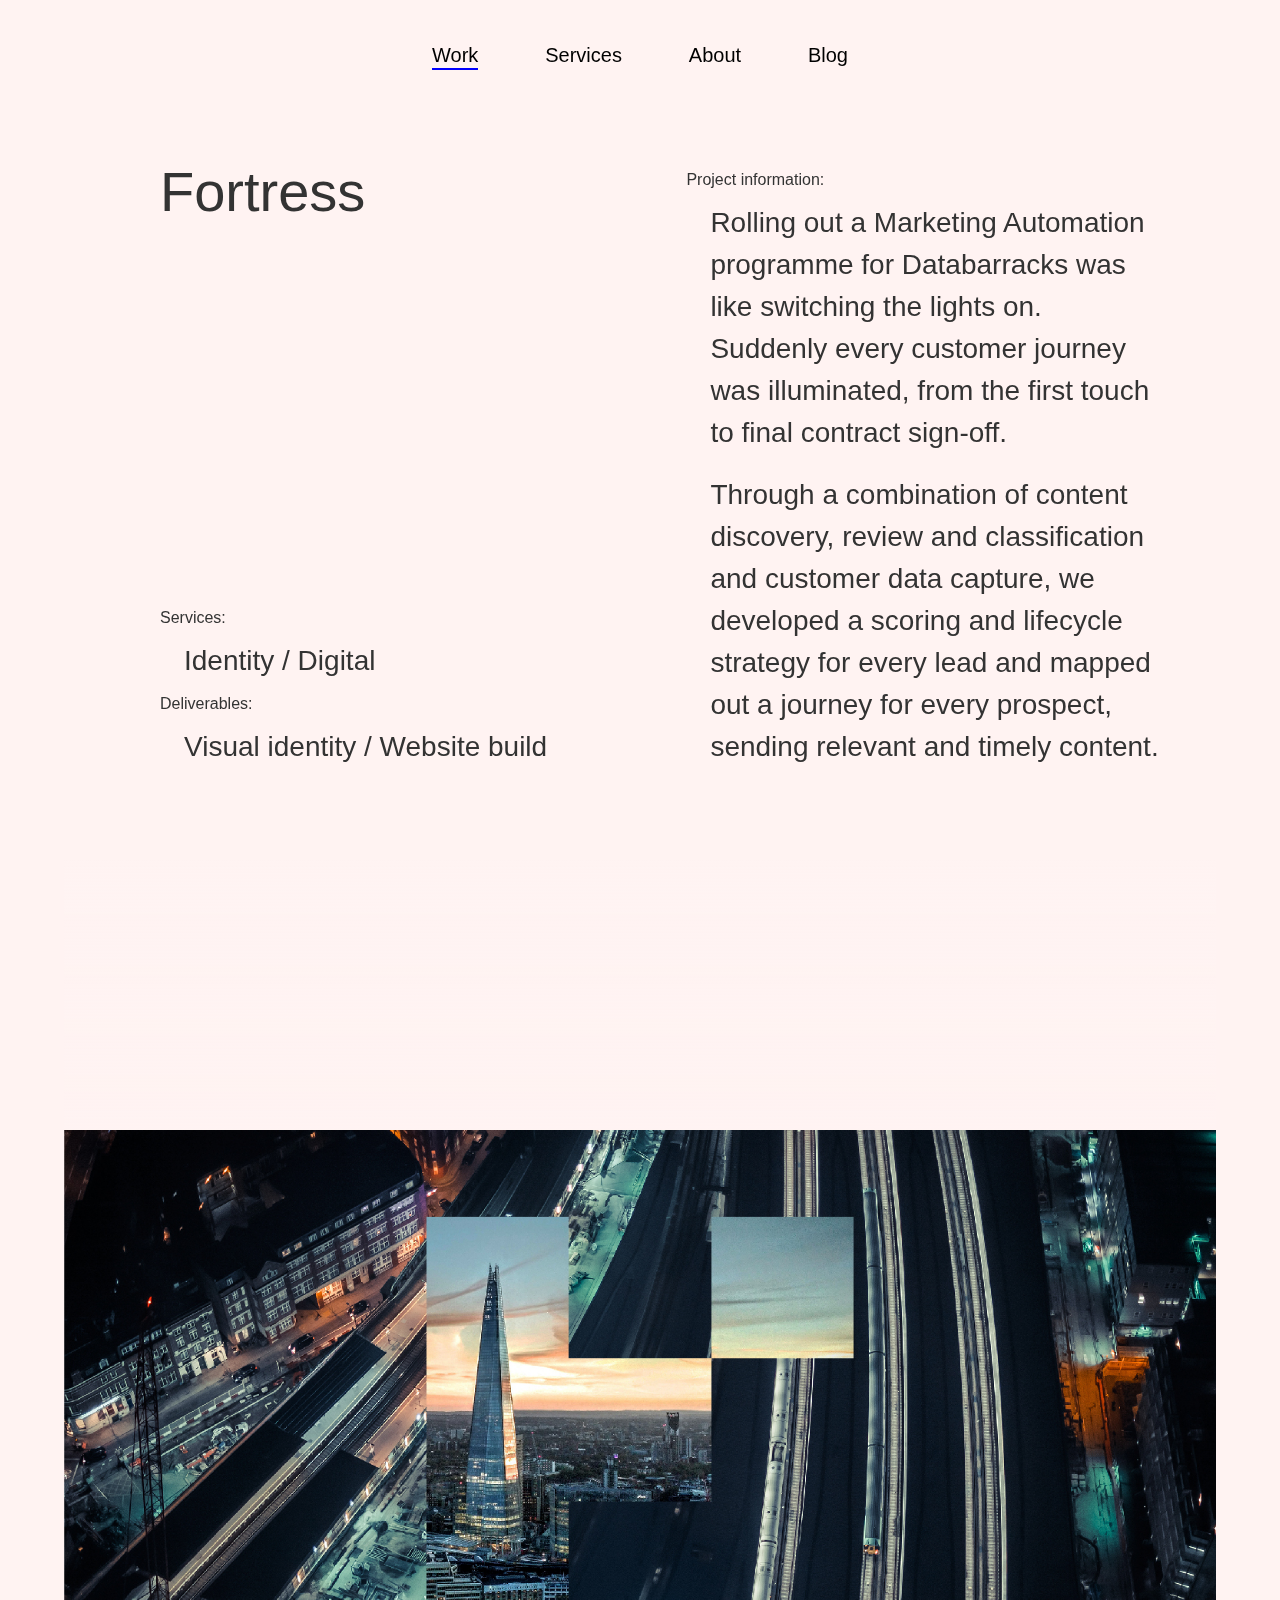
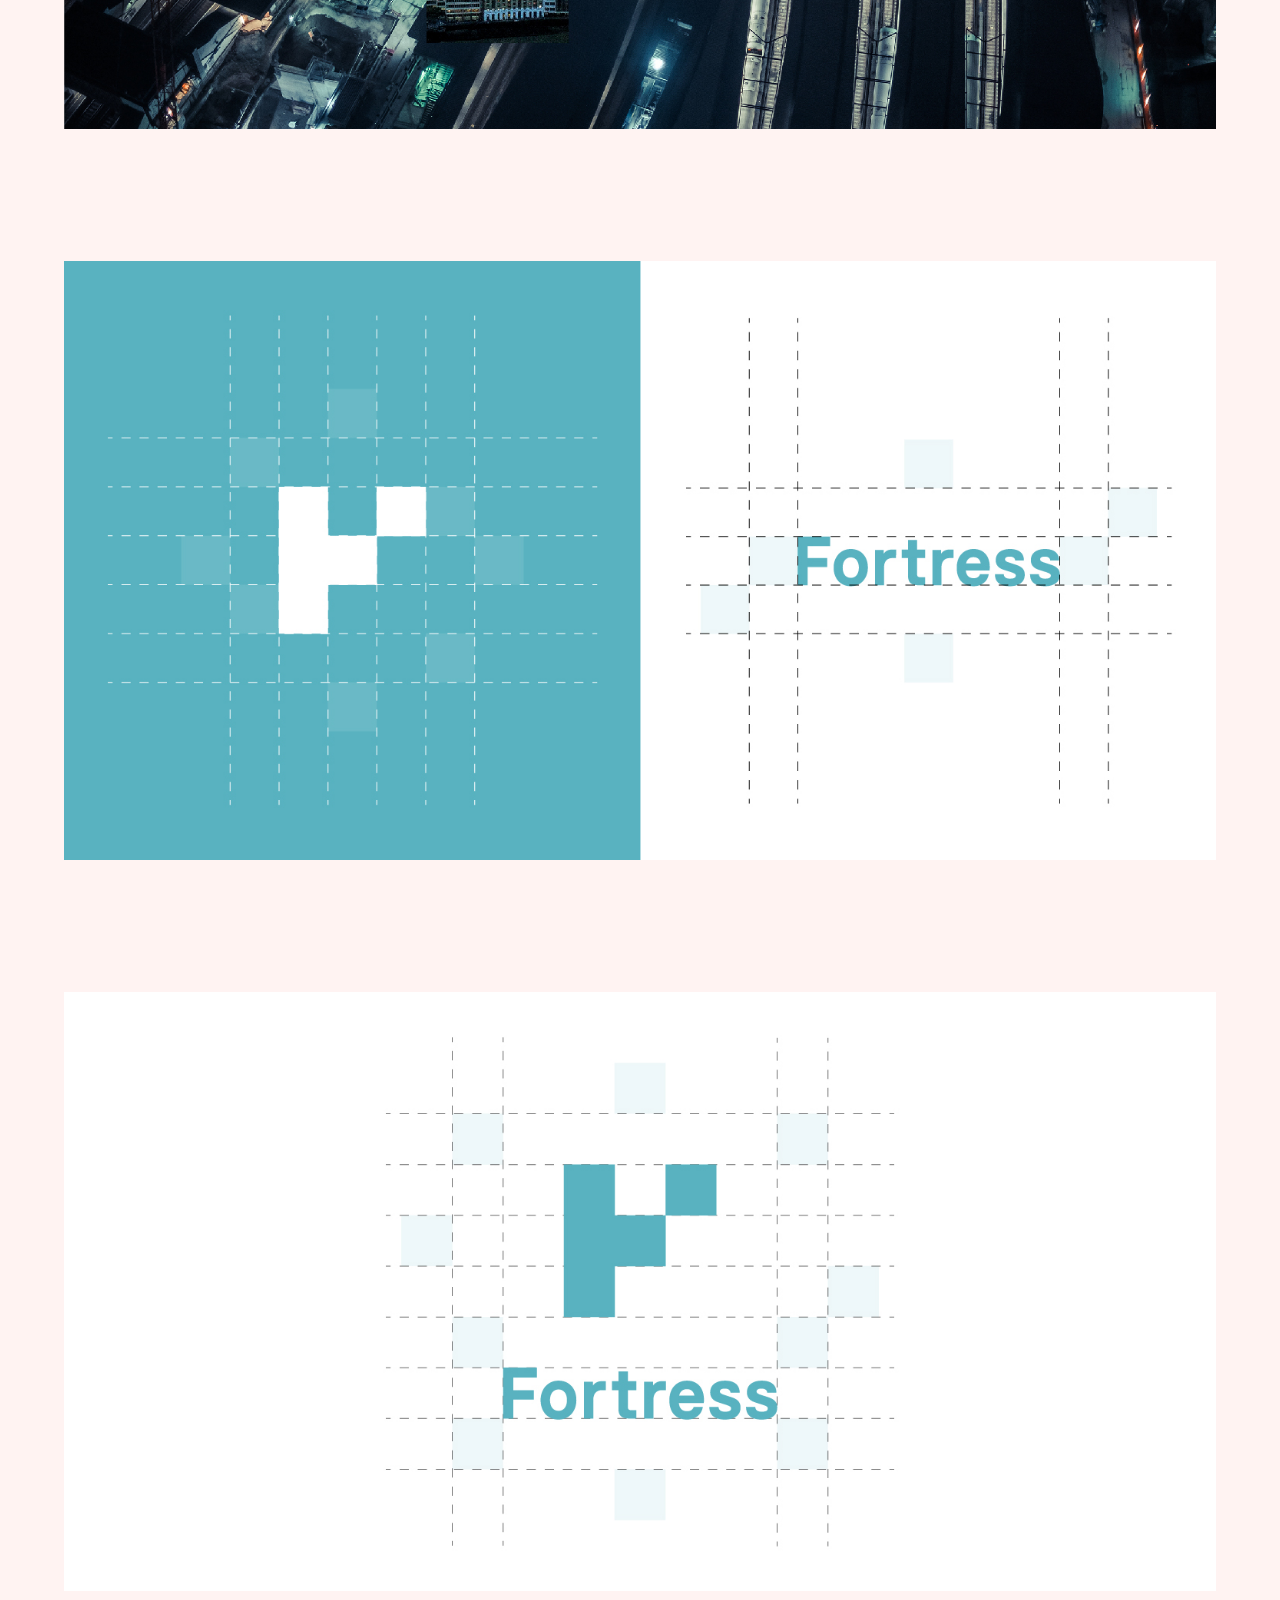
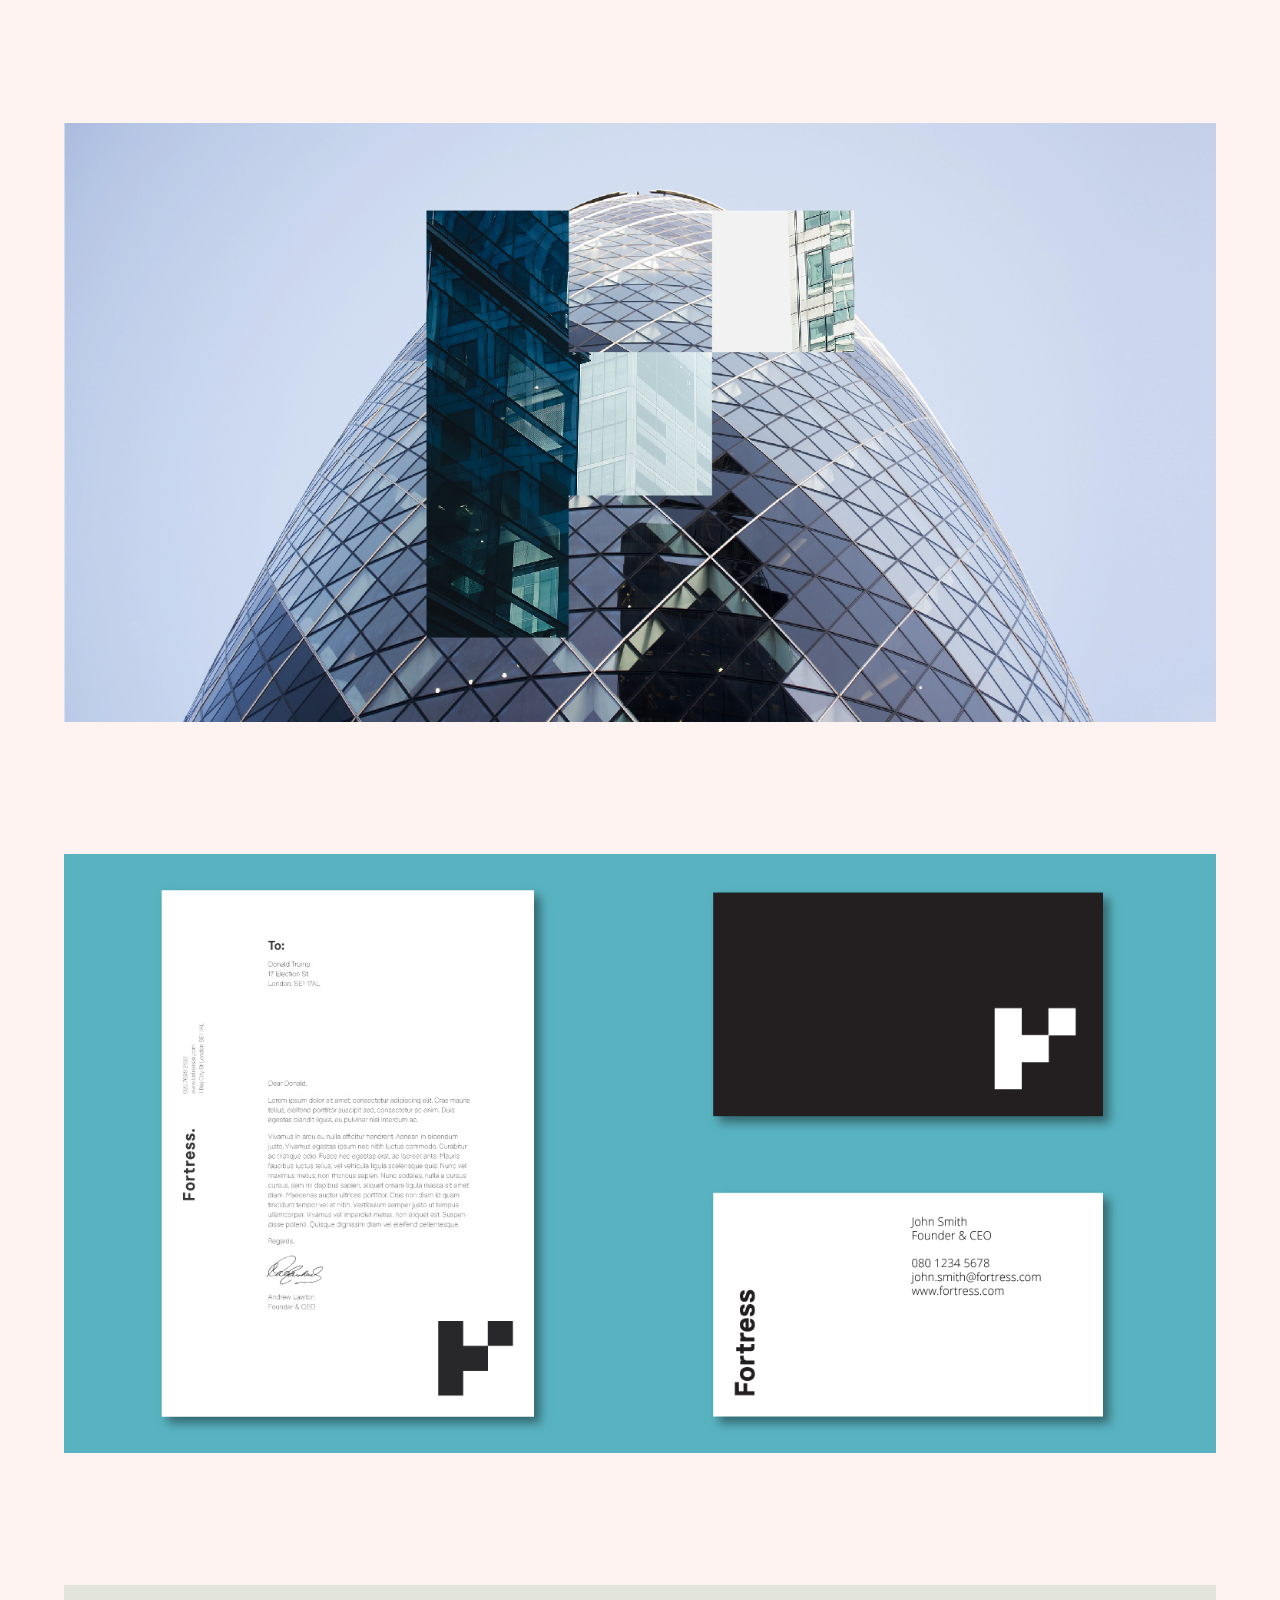
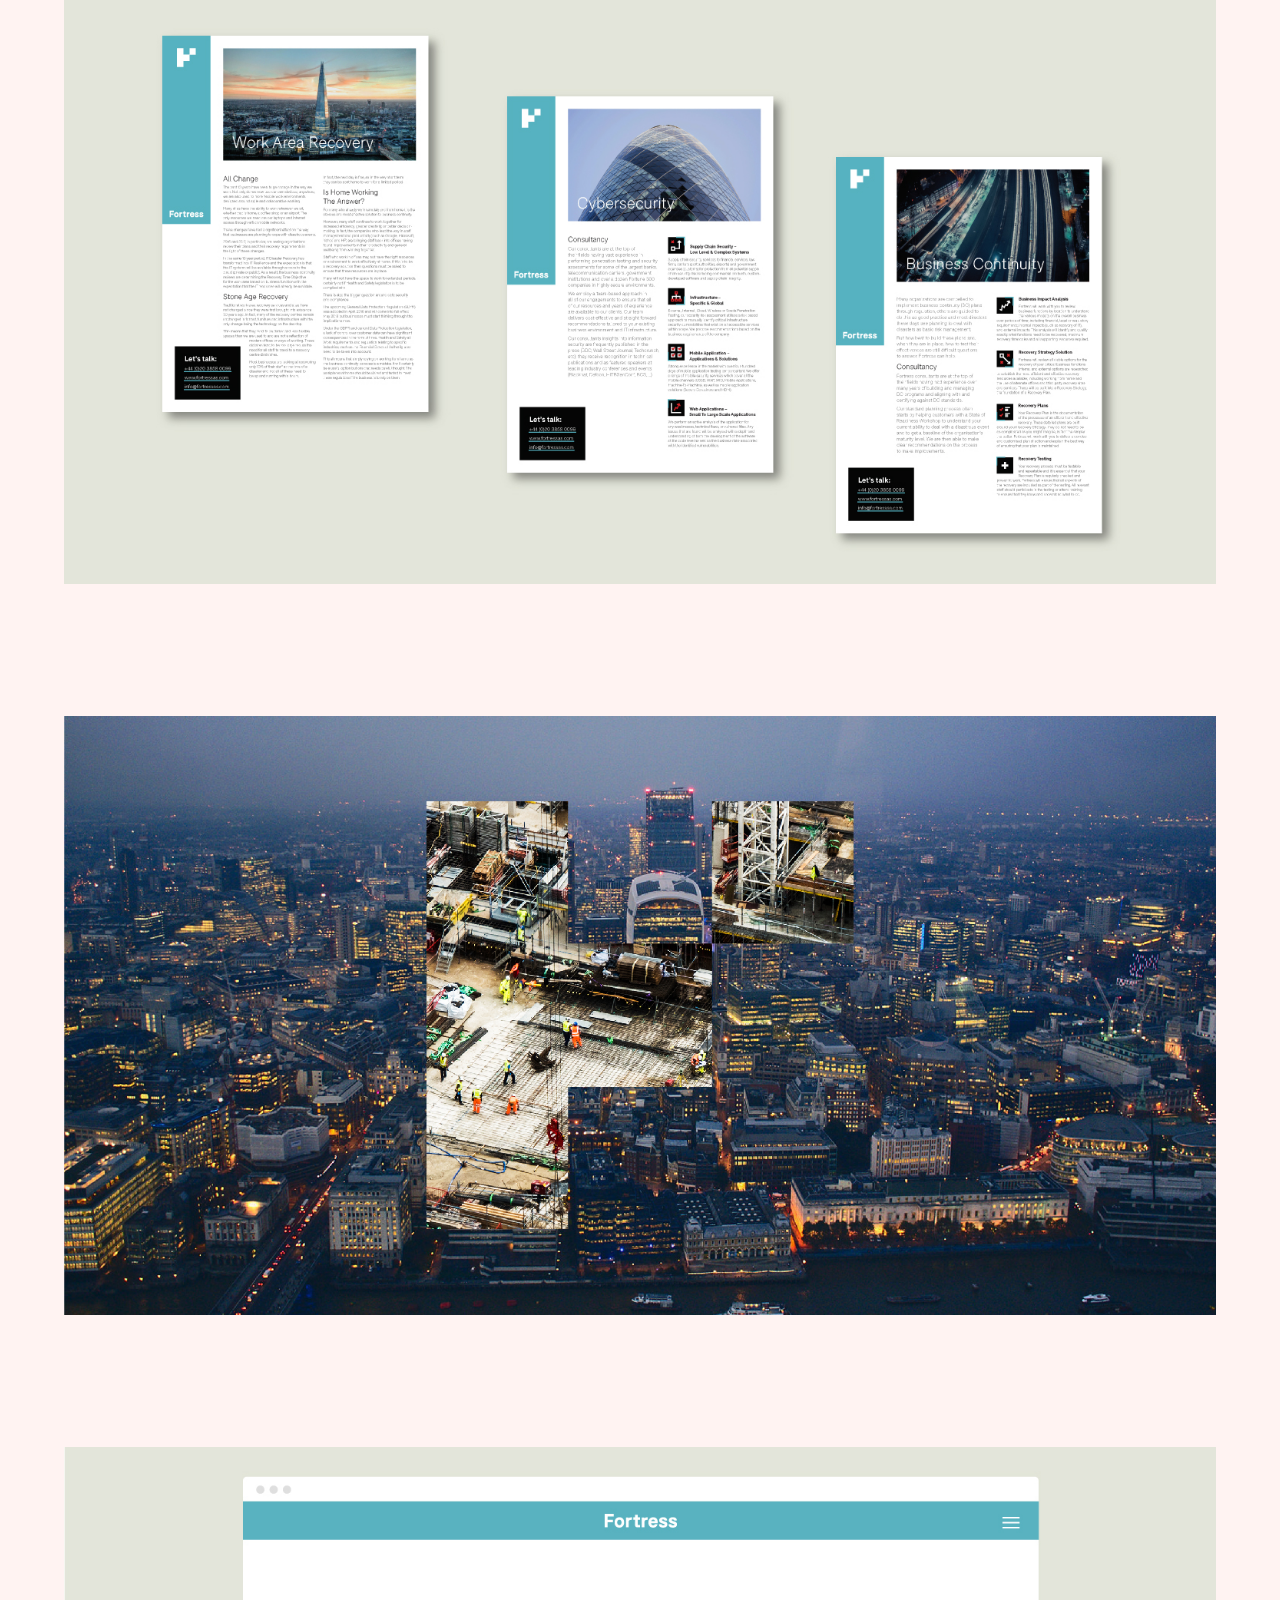
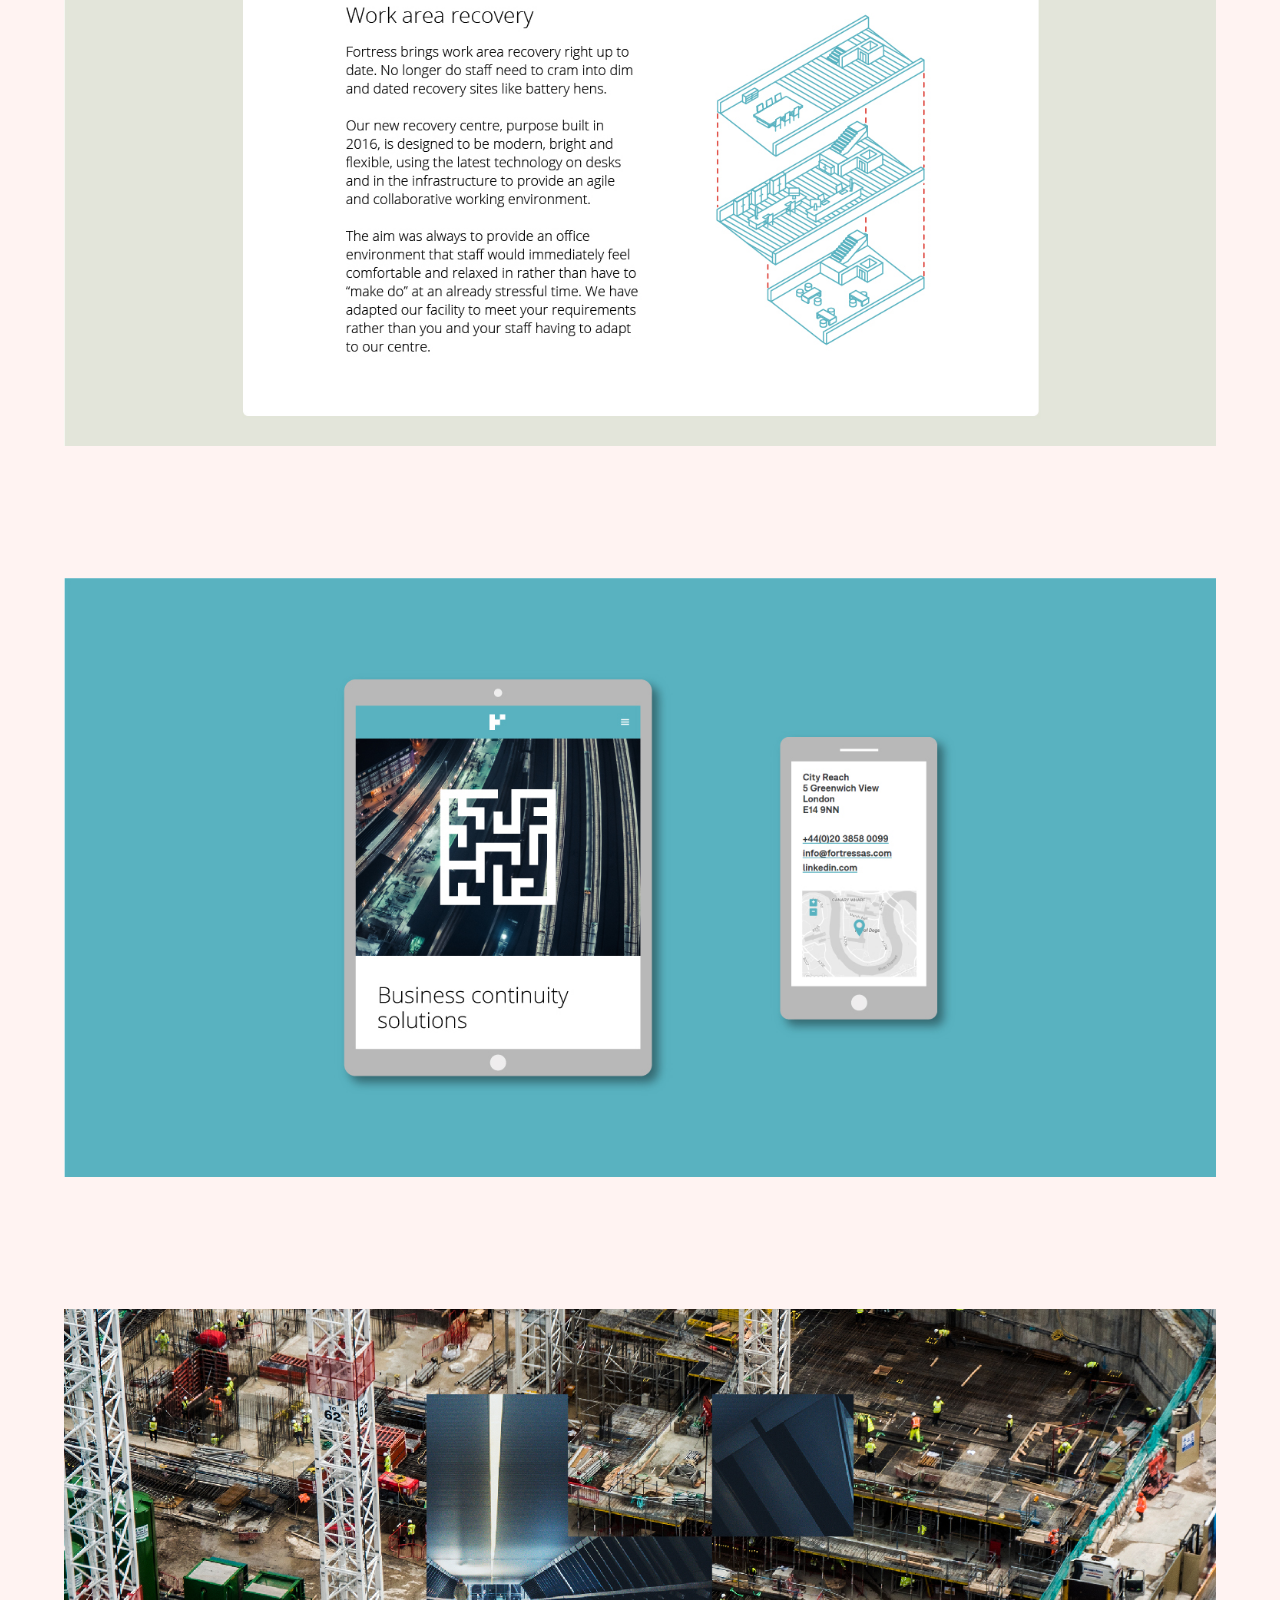
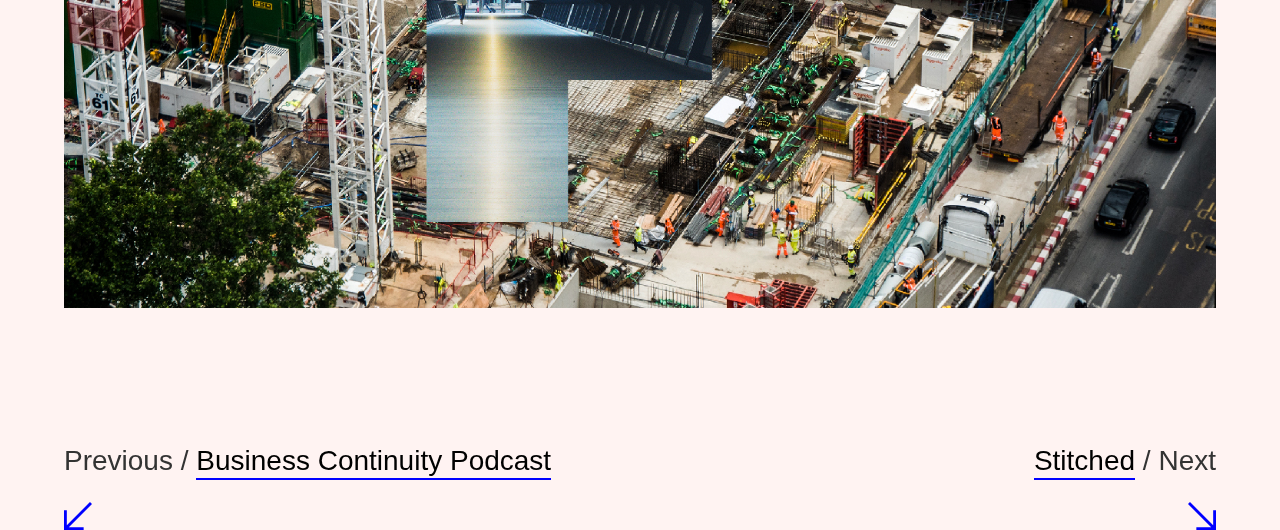
<file: work/fortress.html>
<!doctype html>
<html class="work">

<head>
    <meta charset="utf-8">
    <meta http-equiv="x-ua-compatible" content="ie=edge">
    <title>Influx Marketing</title>
    <meta name="description" content="Informed, relevant and beautiful design, content and Marketing Automation.">
    <meta name="viewport" content="width=device-width, initial-scale=1">
    <link rel="icon" type="image/png" href="../favicon.png">
    <link rel="stylesheet" href="../_sv_feed.css">
    <link rel="stylesheet" href="../_sv_custom.css">
    <script>
        (function(i, s, o, g, r, a, m) {
            i['GoogleAnalyticsObject'] = r;
            i[r] = i[r] || function() {
                (i[r].q = i[r].q || []).push(arguments)
            }, i[r].l = 1 * new Date();
            a = s.createElement(o),
                m = s.getElementsByTagName(o)[0];
            a.async = 1;
            a.src = g;
            m.parentNode.insertBefore(a, m)
        })(window, document, 'script', 'https://www.google-analytics.com/analytics.js', 'ga');

        ga('create', 'UA-70672511-1', 'auto');
        ga('send', 'pageview');
    </script>
</head>

<body>

  <header class="work">
      <nav class="navbar">
          <ul class="nav-flex">
              <li>
                  <a href="../index.html">Work</a>
              </li>
              <li>
                  <a href="../services.html">Services</a>
              </li>
              <li>
                  <a href="../about.html">About</a>
              </li>
              <li>
                  <a href="https://medium.com/@influx.">Blog</a>
              </li>
          </ul>
      </nav>
  </header>

    <div class="influx-logo"></div>

    <section>
        <div class="work-bg project-bg clearfix">
            <div class="intro project-flex">
                <div class="half flex">
                    <div>
                        <p class="header">Fortress</p>
                    </div>
                    <div>
                        <p class="sup">Services:</p>
                        <p class="details indent">Identity / Digital</p>
                        <p class="sup">Deliverables:</p>
                        <p class="details indent">Visual identity / Website build</p>
                    </div>
                </div>
                <div class="half-2">
                    <p class="sup">Project information:</p>
                    <p class="indent">Rolling out a Marketing Automation programme for Databarracks was like switching the lights on. Suddenly every customer journey was illuminated, from the first touch to final contract sign-off.</p>
                    <p class="details indent">Through a combination of content discovery, review and classification and customer data capture, we developed a scoring and lifecycle strategy for every lead and mapped out a journey for every prospect, sending relevant and timely
                        content.
                    </p>
                </div>
            </div>
        </div>
    </section>

    <section>
        <div class="image-feed">
            <img src="../work/fortress/image/Screen-1.jpg" alt="Screen-1">
        </div>
        <div class="image-feed">
            <img src="../work/fortress/image/Screen-2.jpg" alt="Screen-2">
        </div>
        <div class="image-feed">
            <img src="../work/fortress/image/Screen-3.jpg" alt="Screen-3">
        </div>
        <div class="image-feed">
            <img src="../work/fortress/image/Screen-4.jpg" alt="Screen-4">
        </div>
        <div class="image-feed">
            <img src="../work/fortress/image/Screen-5.jpg" alt="Screen-5">
        </div>
        <div class="image-feed">
            <img src="../work/fortress/image/Screen-6.jpg" alt="Screen-6">
        </div>
        <div class="image-feed">
            <img src="../work/fortress/image/Screen-7.jpg" alt="Screen-7">
        </div>
        <div class="image-feed">
            <img src="../work/fortress/image/Screen-8.jpg" alt="Screen-8">
        </div>
        <div class="image-feed">
            <img src="../work/fortress/image/Screen-9.jpg" alt="Screen-9">
        </div>
        <div class="image-feed">
            <img src="../work/fortress/image/Screen-10.jpg" alt="Screen-10">
        </div>
    </section>

    <aside>
        <div class="back-forth">
            <div class="prev">
                <p>Previous / <a href="../work/bcp.html">Business Continuity Podcast</a></p>
                <div class="arrow-bl"></div>
            </div>
            <div class="next">
                <p><a href="../work/stitched.html">Stitched</a> / Next</p>
                <div class="arrow-br"></div>
            </div>
        </div>
    </aside>

    <script src="https://ajax.googleapis.com/ajax/libs/jquery/1.11.3/jquery.min.js"></script>
    <script src="../_sv_custom.js"></script>
</body>

</html>
</file>
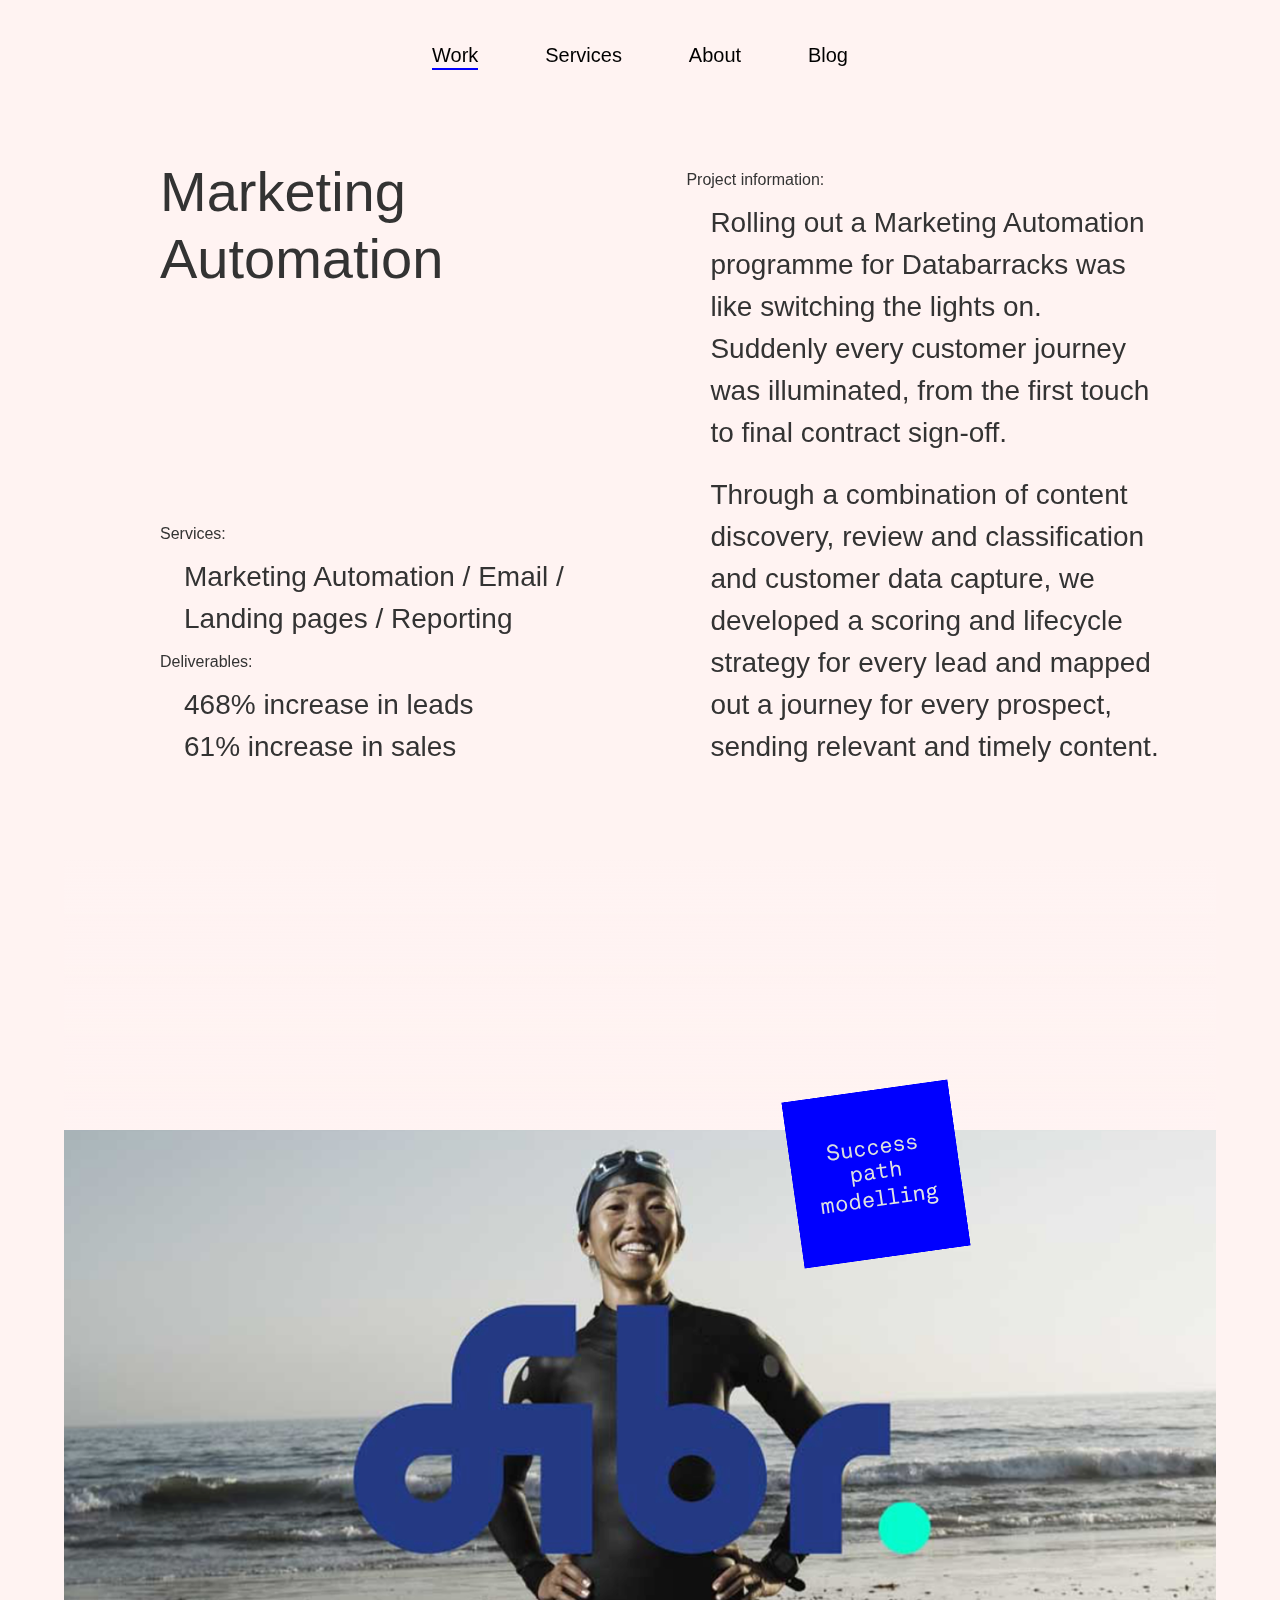
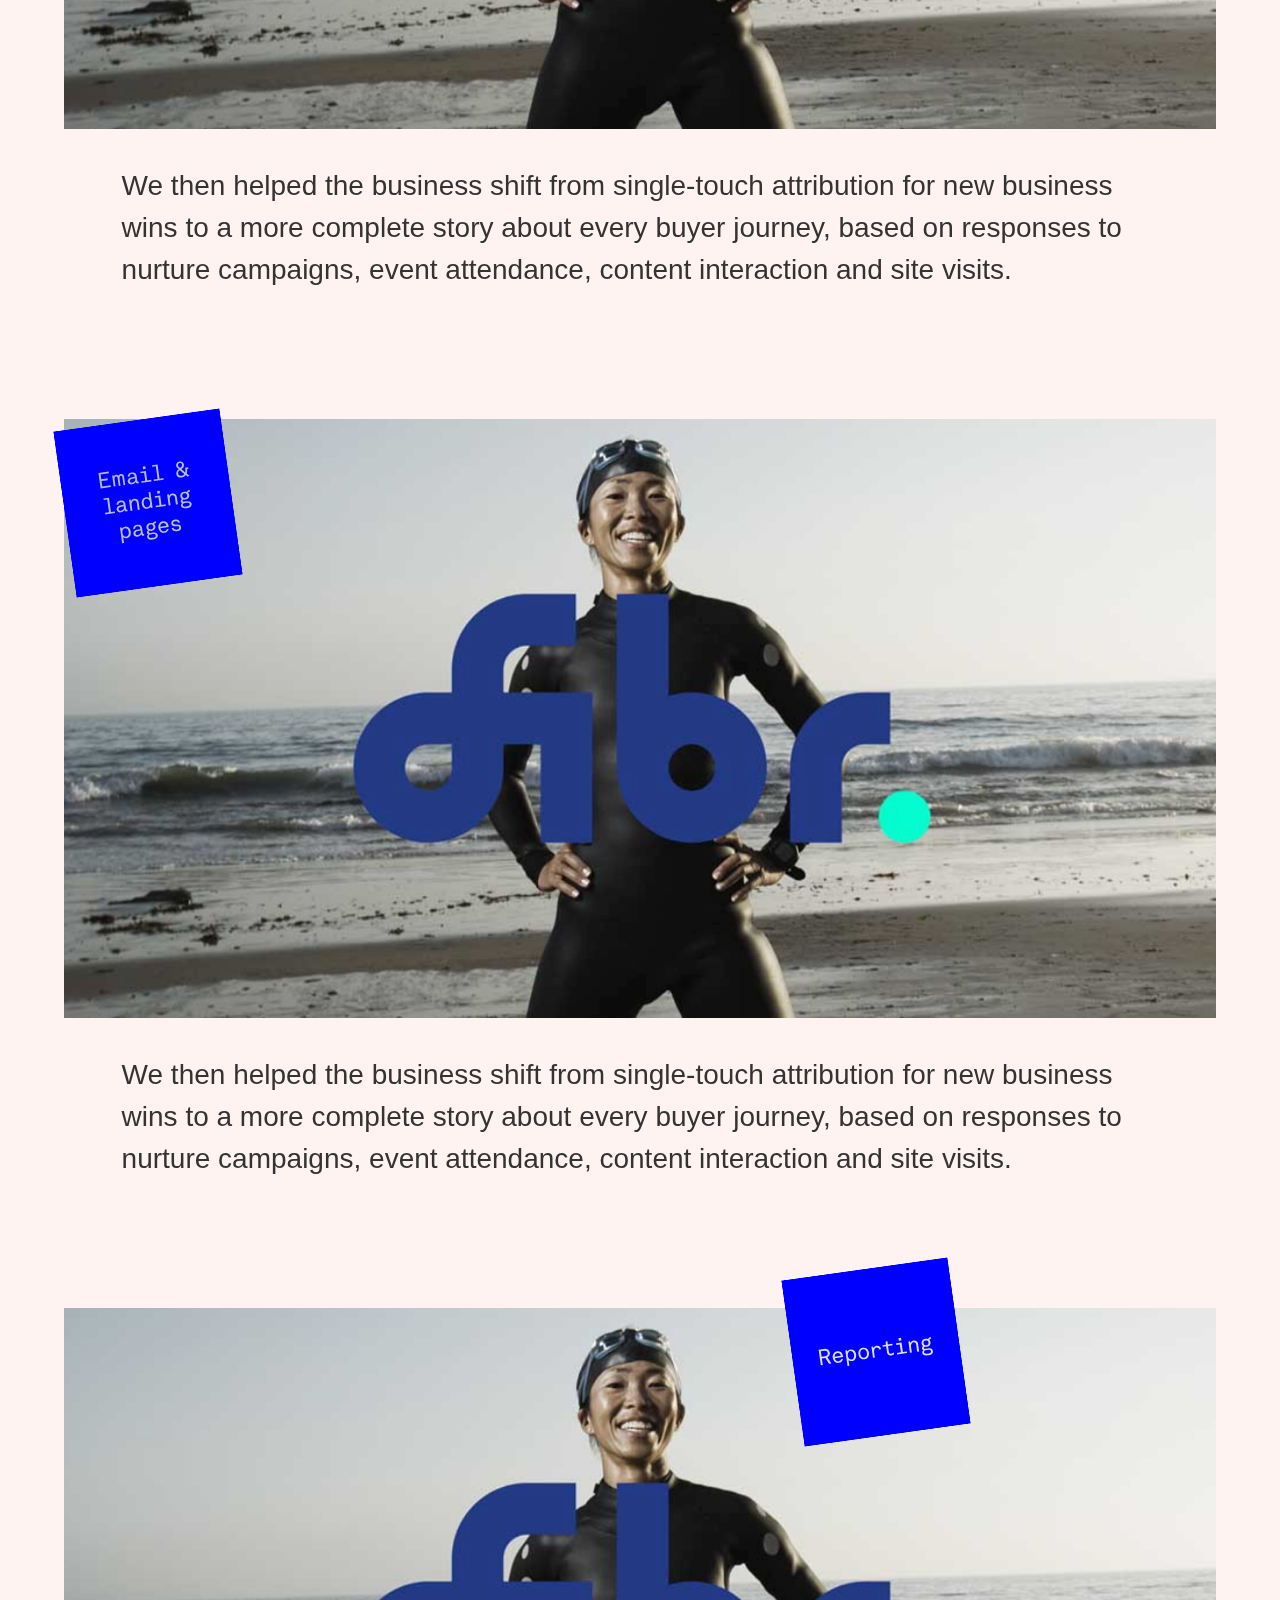
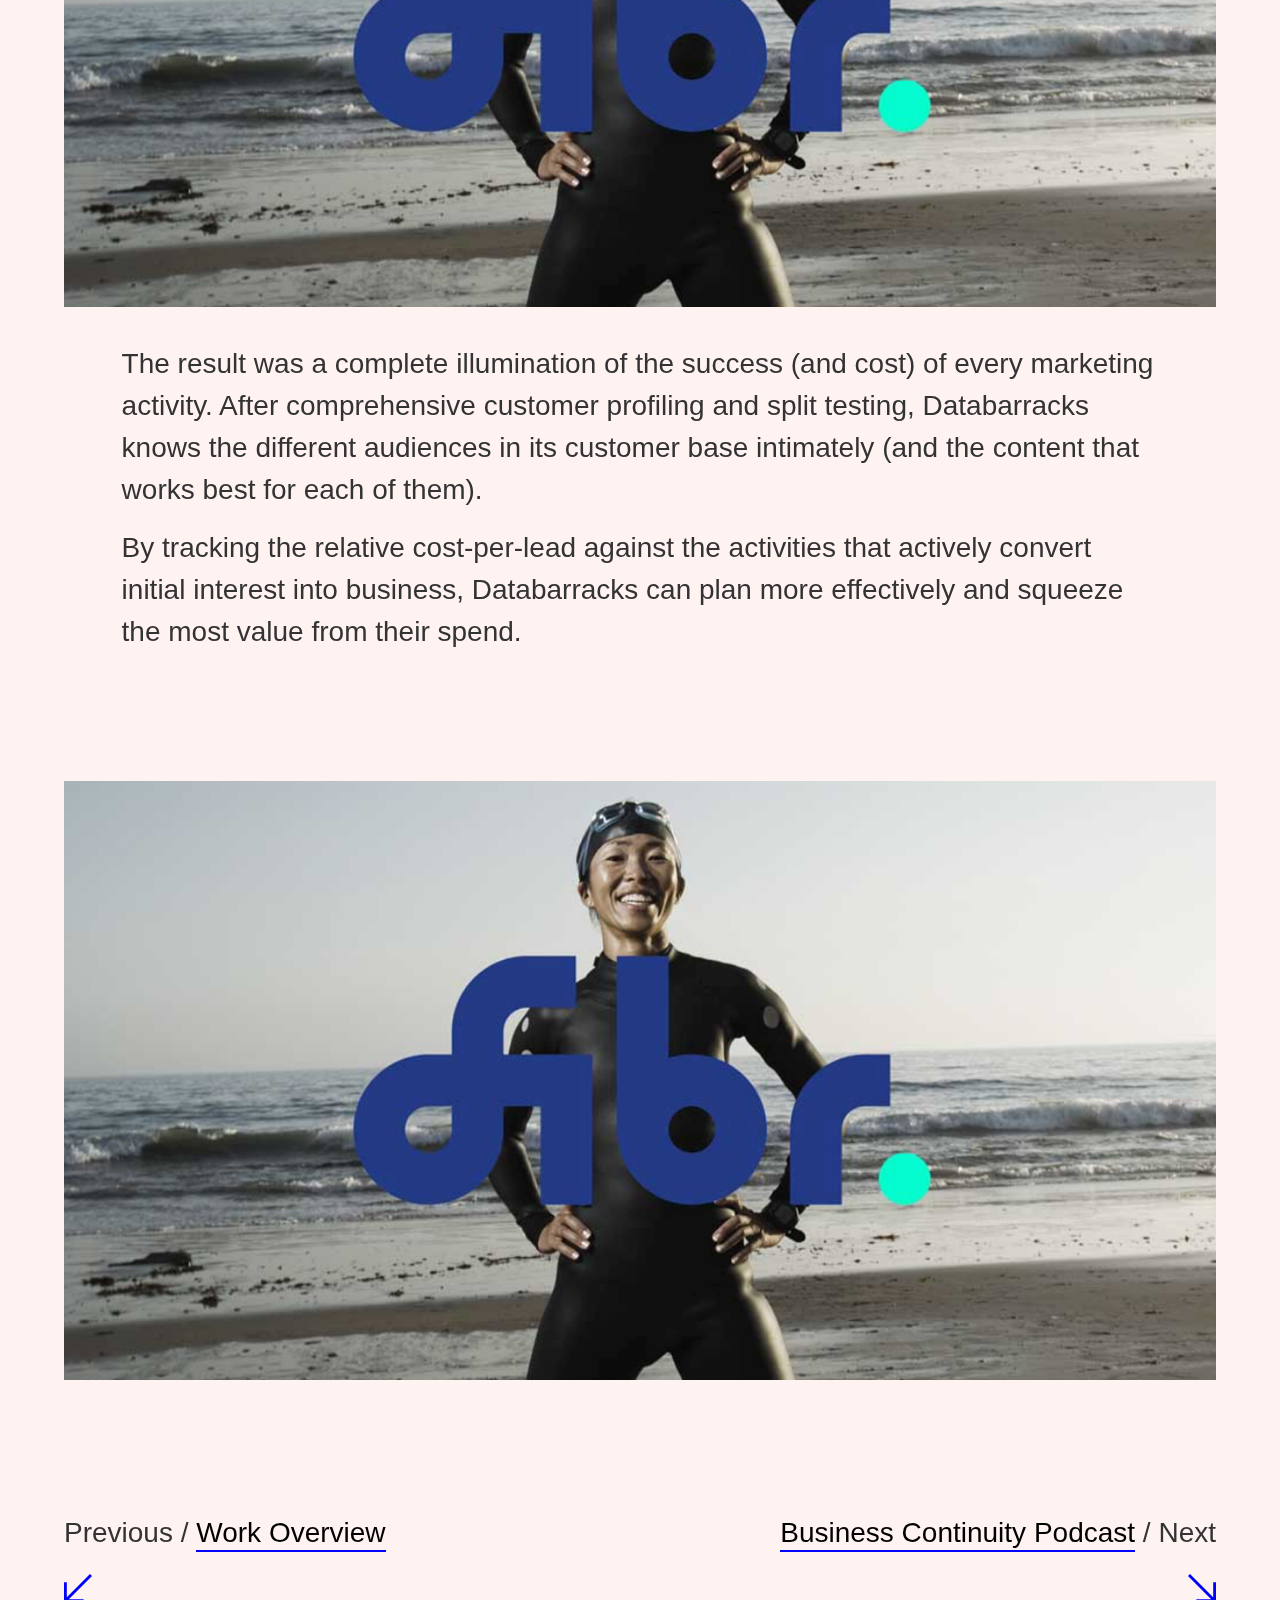
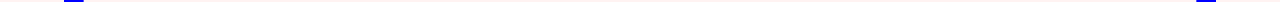
<file: work/marketing-automation.html>
<!doctype html>
<html class="work">

<head>
    <meta charset="utf-8">
    <meta http-equiv="x-ua-compatible" content="ie=edge">
    <title>Influx Marketing</title>
    <meta name="description" content="Informed, relevant and beautiful design, content and Marketing Automation.">
    <meta name="viewport" content="width=device-width, initial-scale=1">
    <link rel="icon" type="image/png" href="../favicon.png">
    <link rel="stylesheet" href="../_sv_feed.css">
    <link rel="stylesheet" href="../_sv_custom.css">
    <script>
        (function(i, s, o, g, r, a, m) {
            i['GoogleAnalyticsObject'] = r;
            i[r] = i[r] || function() {
                (i[r].q = i[r].q || []).push(arguments)
            }, i[r].l = 1 * new Date();
            a = s.createElement(o),
                m = s.getElementsByTagName(o)[0];
            a.async = 1;
            a.src = g;
            m.parentNode.insertBefore(a, m)
        })(window, document, 'script', 'https://www.google-analytics.com/analytics.js', 'ga');

        ga('create', 'UA-70672511-1', 'auto');
        ga('send', 'pageview');
    </script>
</head>

<body>

  <header class="work">
        <nav class="navbar">
            <ul class="nav-flex">
                <li>
                    <a href="../index.html">Work</a>
                </li>
                <li>
                    <a href="../services.html">Services</a>
                </li>
                <li>
                    <a href="../about.html">About</a>
                </li>
                <li>
                    <a href="https://medium.com/@influx.">Blog</a>
                </li>
            </ul>
        </nav>
    </header>

    <div class="influx-logo"></div>

    <section>
        <div class="work-bg project-bg clearfix">
            <div class="intro project-flex">
                <div class="half flex">
                    <div>
                        <p class="header">Marketing Automation</p>
                    </div>
                    <div>
                        <p class="sup">Services:</p>
                        <p class="details indent">Marketing Automation / Email / Landing pages / Reporting</p>
                        <p class="sup">Deliverables:</p>
                        <p class="details indent">468% increase in leads</p>
                        <p class="details indent">61% increase in sales</p>
                    </div>
                </div>
                <div class="half-2">
                    <p class="sup">Project information:</p>
                    <p class="indent">Rolling out a Marketing Automation programme for Databarracks was like switching the lights on. Suddenly every customer journey was illuminated, from the first touch to final contract sign-off.</p>
                    <p class="details indent">Through a combination of content discovery, review and classification and customer data capture, we developed a scoring and lifecycle strategy for every lead and mapped out a journey for every prospect, sending relevant and timely
                        content.
                    </p>
                </div>
            </div>
        </div>
    </section>

    <section class="project-top">
        <div class="image-feed">
            <div class="img-stamp">
                <img class="stamp-1 rotate-m-8" src="../bits/ma-stamps/ma-01.svg">
            </div>
            <img src="../01-fibr-hero.png" alt="holding">
            <div class="info-block-1">
                <p class="info-text">We then helped the business shift from single-touch attribution for new business wins to a more complete story about every buyer journey, based on responses to nurture campaigns, event attendance, content interaction and site visits.</p>
            </div>
        </div>
    </section>

    <section>
        <div class="image-feed">
            <div class="img-stamp">
                <img class="stamp-9 rotate-m-8" src="../bits/ma-stamps/ma-02.svg">
            </div>
            <img src="../01-fibr-hero.png" alt="holding">
            <div class="info-block-1">
                <p class="info-text">We then helped the business shift from single-touch attribution for new business wins to a more complete story about every buyer journey, based on responses to nurture campaigns, event attendance, content interaction and site visits.</p>
            </div>
        </div>
    </section>

    <section>
        <div class="image-feed">
            <div class="img-stamp">
                <img class="stamp-1 rotate-m-8" src="../bits/ma-stamps/ma-03.svg">
            </div>
            <img src="../01-fibr-hero.png" alt="holding">
            <div class="info-block-1">
                <p class="info-text">The result was a complete illumination of the success (and cost) of every marketing activity. After comprehensive customer profiling and split testing, Databarracks knows the different audiences in its customer base intimately (and the content that works best for each of them).</p>
                <p class="info-text">By tracking the relative cost-per-lead against the activities that actively convert initial interest into business, Databarracks can plan more effectively and squeeze the most value from their spend.</p>
            </div>
        </div>
        <div class="image-feed">
            <img src="../01-fibr-hero.png" alt="holding">
        </div>
    </section>

    <aside>
        <div class="back-forth">
            <div class="prev">
                <p>Previous / <a href="../index.html">Work Overview</a></p>
                <div class="arrow-bl"></div>
            </div>
            <div class="next">
                <p><a href="../work/bcp.html">Business Continuity Podcast</a> / Next</p>
                <div class="arrow-br"></div>
            </div>
        </div>
    </aside>

    <script src="https://ajax.googleapis.com/ajax/libs/jquery/1.11.3/jquery.min.js"></script>
    <script src="../_sv_custom.js"></script>
</body>

</html>
</file>
<file: _sv_feed.css>
.lazy-hidden {
    opacity: 0
}

.lazy-loaded {
    -webkit-transition: opacity 0.3s;
    transition: opacity 0.3s;
    opacity: 1
}

html {
    font-family: sans-serif;
    -ms-text-size-adjust: 100%;
    -webkit-text-size-adjust: 100%
}

body {
    margin: 0
}

article,aside,details,figcaption,figure,footer,header,hgroup,main,menu,nav,section,summary {
    display: block
}

audio,canvas,progress,video {
    display: inline-block;
    vertical-align: baseline
}

audio:not([controls]) {
    display: none;
    height: 0
}

[hidden],template {
    display: none
}

a {
    background-color: transparent
}

a:active,a:hover {
    outline: 0
}

abbr[title] {
    border-bottom: 1px dotted
}

b,strong {
    font-weight: bold
}

dfn {
    font-style: italic
}

h1 {
    font-size: 2em;
    margin: 0.67em 0
}

mark {
    background: #ff0;
    color: #000
}

small {
    font-size: 80%
}

sub,sup {
    font-size: 75%;
    line-height: 0;
    position: relative;
    vertical-align: baseline
}

sup {
    top: -0.5em
}

sub {
    bottom: -0.25em
}

img {
    border: 0
}

svg:not(:root) {
    overflow: hidden
}

figure {
    margin: 1em 40px
}

hr {
    box-sizing: content-box;
    height: 0
}

pre {
    overflow: auto
}

code,kbd,pre,samp {
    font-family: monospace,monospace;
    font-size: 1em
}

button,input,optgroup,select,textarea {
    color: inherit;
    font: inherit;
    margin: 0
}

button {
    overflow: visible
}

button,select {
    text-transform: none
}

button,html input[type="button"],input[type="reset"],input[type="submit"] {
    -webkit-appearance: button;
    cursor: pointer
}

button[disabled],html input[disabled] {
    cursor: default
}

button::-moz-focus-inner,input::-moz-focus-inner {
    border: 0;
    padding: 0
}

input {
    line-height: normal
}

input[type="checkbox"],input[type="radio"] {
    box-sizing: border-box;
    padding: 0
}

input[type="number"]::-webkit-inner-spin-button,input[type="number"]::-webkit-outer-spin-button {
    height: auto
}

input[type="search"] {
    -webkit-appearance: textfield;
    box-sizing: content-box
}

input[type="search"]::-webkit-search-cancel-button,input[type="search"]::-webkit-search-decoration {
    -webkit-appearance: none
}

fieldset {
    border: 1px solid #c0c0c0;
    margin: 0 2px;
    padding: 0.35em 0.625em 0.75em
}

legend {
    border: 0;
    padding: 0
}

textarea {
    overflow: auto
}

optgroup {
    font-weight: bold
}

table {
    border-collapse: collapse;
    border-spacing: 0
}

td,th {
    padding: 0
}

* {
    box-sizing: border-box;
    font-weight: 100
}

html,body {
    height: 100%;
    font-family: Helvetica,Helmut,Arial,"Lucida Grande",sans-serif;
    font-style: normal;
    font-weight: normal;
    letter-spacing: 0;
    text-transform: none
}

body {
    color: black;
    font-size: 16px
}

h1,h2,h3,h4,h5,h6,p {
    margin: 0
}

h1 {
    font-size: 60px;
    margin-bottom: 30px
}

h2 {
    font-size: 40px;
    margin-bottom: 15px
}

h3 {
    font-size: 30px;
    margin-bottom: 15px
}

h4 {
    font-size: 20px;
    margin-bottom: 15px
}

h5 {
    font-size: 15px
}

h6 {
    font-size: 15px;
    margin-bottom: 15px;
    text-transform: uppercase
}

ul,ol {
    padding-left: 0
}

ul {
    list-style: disc inside
}

ol {
    list-style: decimal inside
}

p,li {
    font-size: 20px;
    line-height: 1.5
}

img,p,ul,pre,ol {
    margin-bottom: 20px
}

iframe,video,img {
    height: auto;
    max-width: 100%;
    width: auto
}

a {
    color: black;
    outline: none;
    text-decoration: none
}

a:hover {
    text-decoration: underline
}

code {
    font-family: "andale mono",Helvetica,Helmut,Arial,"Lucida Grande",sans-serif;
    font-style: normal;
    font-weight: normal;
    letter-spacing: 0;
    text-transform: none
}

pre {
    background: #efefef;
    padding: 15px
}

@media print {
    h1 {
        font-size: 40px
    }

    h2 {
        font-size: 30px
    }

    h3 {
        font-size: 20px
    }

    h4 {
        font-size: 15px
    }

    h5 {
        font-size: 11px
    }

    h6 {
        font-size: 11px
    }

    p,li {
        font-size: 15px
    }
}

input[type="text"] {
    -webkit-appearance: none;
    appearance: none;
    border: 0;
    border-radius: 0;
    box-shadow: none;
    outline: 0
}

@-webkit-keyframes pulsate {
    0% {
        opacity: 1
    }

    50% {
        opacity: 0.3
    }

    100% {
        opacity: 1
    }
}

@keyframes pulsate {
    0% {
        opacity: 1
    }

    50% {
        opacity: 0.3
    }

    100% {
        opacity: 1
    }
}

.sv-badge {
    bottom: 0px;
    line-height: 0;
    right: 0px;
    position: fixed;
    z-index: 1
}

.sv-badge img {
    margin: 0;
    width: 64px
}

body.preload * {
    display: none!important;
    -webkit-transition: none!important;
    transition: none!important;
    -webkit-animation-name: none!important;
    animation-name: none!important
}

body.preload .sv-loader {
    display: block!important;
    opacity: 1;
    visibility: visible
}

.sv-loader {
    background-color: white;
    bottom: 0;
    left: 0;
    opacity: 0;
    position: fixed;
    right: 0;
    top: 0;
    -webkit-transition: all 0.5s ease-in-out 0.25s;
    transition: all 0.5s ease-in-out 0.25s;
    visibility: hidden;
    z-index: 999999999
}

.sv-loader-loading {
    background-color: black;
    -webkit-animation: pulsate 1.5s infinite ease-in-out;
    animation: pulsate 1.5s infinite ease-in-out;
    border-radius: 30px;
    height: 30px;
    left: 50%;
    margin-left: -25px;
    margin-top: -25px;
    position: absolute;
    top: 50%;
    width: 30px
}

.no-scroll {
    height: auto;
    overflow: hidden;
    width: 100%
}

.sv-control {
    background-size: 30px auto;
    background-position: center center;
    background-repeat: no-repeat;
    border-radius: 25px;
    cursor: pointer;
    font-size: 11px;
    height: 50px;
    line-height: 50px;
    position: fixed;
    text-align: center;
    width: 50px;
    z-index: 999999
}

.sv-control:hover {
    opacity: 0.7
}

.emoji {
    height: 20px;
    margin-bottom: 0;
    width: 20px
}

.sv-notice-image {
    display: block;
    width: 100%;
    max-width: 300px;
    margin: 30px auto
}

@media screen and (min-width: 1500px) {
    .sv-notice-image {
        max-width:450px;
        margin: 60px auto
    }
}

.sv-feed {
    overflow: hidden
}

.sv-feed img {
    margin-bottom: 0
}

.sv-feed p {
    font-size: 20px;
    line-height: 1.4;
    font-weight: 100;
    letter-spacing: 1px
}

@media screen and (min-width: 768px) {
    .sv-feed p {
        font-size:30px
    }
}

@media screen and (min-width: 1024px) {
    .sv-feed p {
        font-size:40px
    }
}

.sv-feed p a {
    border-bottom: 2px solid black
}

.sv-feed p a:hover {
    text-decoration: none
}

.sv-feed-title {
    font-size: 60px;
    line-height: 1.0
}

@media screen and (min-width: 768px) {
    .sv-feed-title {
        font-size:100px
    }
}

.sv-feed-description {
    font-size: 20px;
    line-height: 1.4;
    font-weight: 100;
    letter-spacing: 1px
}

@media screen and (min-width: 768px) {
    .sv-feed-description {
        font-size:30px
    }
}

@media screen and (min-width: 1024px) {
    .sv-feed-description {
        font-size:40px
    }
}

.sv-feed-description a {
    border-bottom: 2px solid black
}

.sv-feed-description a:hover {
    text-decoration: none
}

.sv-feed-control {
    font-size: 20px;
    letter-spacing: 1px;
    position: fixed;
    right: 20px;
    top: 10px;
    text-transform: lowercase;
    text-decoration: none!important
}

.sv-feed-info {
    background-color: rgba(255,255,255,0.95);
    left: 0;
    height: 100%;
    overflow-x: hidden;
    overflow-y: scroll;
    position: fixed;
    top: 0;
    width: 100%;
    z-index: 999
}

.sv-feed-info-inner {
    max-width: 900px;
    padding: 20px
}

@media screen and (min-width: 768px) {
    .sv-feed-info-inner {
        padding:40px;
        width: 80%
    }
}

@media screen and (min-width: 1300px) {
    .sv-feed-info-inner {
        width:60%
    }
}

.sv-feed-inner {
    padding: 20px 0 20px 20px
}

@media screen and (min-width: 768px) {
    .sv-feed-inner {
        padding:40px 0 40px 40px
    }
}

.sv-feed-item {
    float: left;
    padding-right: 20px;
    padding-bottom: 20px
}

@media screen and (min-width: 768px) {
    .sv-feed-item {
        padding-right:40px;
        padding-bottom: 40px
    }
}

.sv-feed-site-meta {
    padding: 0 20px 20px 0;
    width: 50%
}

@media screen and (min-width: 768px) {
    .sv-feed-site-meta {
        padding:0 40px 40px 0
    }
}

.sv-feed-item-image img {
    height: auto;
    max-width: 100%;
    width: auto
}

.sv-feed-item-photo img {
    background-color: #efefef;
    -webkit-transition: background-color 0.15s ease-in-out;
    transition: background-color 0.15s ease-in-out
}

.sv-feed-item-photo img.lazy-hidden {
    visibility: visible;
    opacity: 1
}

.sv-feed-item-photo img.lazy-loaded {
    background-color: transparent
}

.sv-feed-item-text {
    padding-top: 0;
    width: 100%
}

@media screen and (min-width: 768px) {
    .sv-feed-item-text {
        width:50%
    }
}

.sv-feed-item-text p {
    margin: 0
}

.sv-feed-item-pdf a,.sv-feed-item-webloc a {
    background-color: white;
    border: 2px solid black;
    display: block;
    padding: 20px
}

@media screen and (min-width: 768px) {
    .sv-feed-item-pdf a,.sv-feed-item-webloc a {
        padding:40px
    }
}

.sv-feed-item-pdf a:visited,.sv-feed-item-pdf a:hover,.sv-feed-item-webloc a:visited,.sv-feed-item-webloc a:hover {
    background-color: black;
    border: 2px solid black;
    color: white
}

.sv-feed-item-pdf p,.sv-feed-item-webloc p {
    margin-bottom: 0
}
</file>
<file: _sv_custom.css>
/* html bg */

.work {
    background-color: #FFF3F2;
}

.services {
    background-color: #F0ECF5;
}

.project-bg {
    margin-bottom: -40rem;
}

.about {
    background-color: #FCF5D7;
}

/* cursor */

html, html a {
  cursor: url(bits/cursor.svg), default;
}

html a:hover {
  cursor: url(bits/cursor-2.svg), pointer;
}

/* elements */

body {
    font-size: 20px;
    color: #333333;
    padding: 0 4rem;
}

@media (max-width: 500px) {
    body {
        padding: 0 2rem;
    }
}

p {
    font-size: 1.75rem;
}

@media (max-width: 885px) {
    p, p.ma-text-1 {
        font-size: 1.55rem;
    }
}

@media (max-width: 690px) {
    p, p.ma-text-1 {
        font-size: 1.3rem;
    }
}

@media (max-width: 500px) {
    p, p.ma-text-1 {
        font-size: 1.175rem;
    }
}

img {
    align-self: center;
}


/* classes */

/* grad bgs */

.work-bg, .services-bg {
    height: 75em;
}

.work-bg {
    margin-bottom: -30rem;
    background: -moz-linear-gradient(top, rgba(255, 243, 242, 1) 1%, rgba(255, 243, 242, 1) 50%, rgba(255, 243, 242, 0.01) 100%);
    /* FF3.6-15 */
    background: -webkit-linear-gradient(top, rgba(255, 243, 242, 1) 1%, rgba(255, 243, 242, 1) 50%, rgba(255, 243, 242, 0.01) 100%);
    /* Chrome10-25,Safari5.1-6 */
    background: linear-gradient(to bottom, rgba(255, 243, 242, 1) 1%, rgba(255, 243, 242, 1) 50%, rgba(255, 243, 242, 0.01) 100%);
    /* W3C, IE10+, FF16+, Chrome26+, Opera12+, Safari7+ */
    filter: progid: DXImageTransform.Microsoft.gradient( startColorstr='#fff3f2', endColorstr='#03fff3f2', GradientType=0);
    /* IE6-9 */
}

@media (max-width: 940px) {
    .work-bg {
        height: auto;
        margin-bottom: 0;
    }
}

.services-bg {
    margin-bottom: -36rem;
    background: -moz-linear-gradient(top, rgba(240, 236, 245, 1) 0%, rgba(240, 236, 245, 1) 50%, rgba(240, 236, 245, 0.01) 100%);
    /* FF3.6-15 */
    background: -webkit-linear-gradient(top, rgba(240, 236, 245, 1) 0%, rgba(240, 236, 245, 1) 50%, rgba(240, 236, 245, 0.01) 100%);
    /* Chrome10-25,Safari5.1-6 */
    background: linear-gradient(to bottom, rgba(240, 236, 245, 1) 0%, rgba(240, 236, 245, 1) 50%, rgba(240, 236, 245, 0.01) 100%);
    /* W3C, IE10+, FF16+, Chrome26+, Opera12+, Safari7+ */
    filter: progid: DXImageTransform.Microsoft.gradient( startColorstr='#f0ecf5', endColorstr='#03f0ecf5', GradientType=0);
    /* IE6-9 */
}

@media (max-width: 969px) {
    .services-bg {
        height: auto;
        margin-bottom: 0;
    }
}

.clearfix:after {
    visibility: hidden;
    display: block;
    font-size: 0;
    content: " ";
    clear: both;
    height: 0;
}

* html .clearfix {
    zoom: 1;
}

/* IE6 */

*:first-child+html .clearfix {
    zoom: 1;
}

/* IE7 */


.end {
    padding-bottom: 100vh;
}

/* logo */

.influx-logo {
    position: fixed;
    top: 0;
    right: 8rem;
    bottom: 8vh;
    left: 8rem;
    margin: 0 auto;
    z-index: -10;
    max-width: 2187px;
    pointer-events: none;
    background: url(logo/monoflux.svg) no-repeat center center;
    background-size: contain;
    opacity: 0.85;
}

@media (max-width: 1200px) {
    .influx-logo {
        right: 6rem;
        left: 6rem;
    }
}

@media (max-width: 500px) {
    .influx-logo {
        right: 4rem;
        left: 4rem;
    }
}


/* nav */

.navbar {
    border: none;
}
.nav-flex {
    display: flex;
    margin: 0 auto;
    list-style: none;
    justify-content: space-between;
    align-items: center;
    padding: 2.5rem 2rem;
    max-width: 30rem;
}
.nav-flex li {
    text-align: center;
    font-size: 1.25rem;
}
@media (max-width: 690px) {
    .nav-flex li {
        font-size: 1.10rem;
    }
}
.nav-flex li a, .nav-flex li a:hover {
    text-decoration: none;
    padding-bottom: 0.1rem;
}
.nav-flex li a:hover {
    color: #0000FF;
    border-bottom: 2px solid #0000FF;
}
.nav-flex li a:active {
    border-bottom: 2px solid #333333;
}
.nav-flex li a.current {
    border-bottom: 2px solid #0000FF;
}


/* containers */

.intro, .ma-container, .service-container {
    padding: 3rem 0 6rem 0;
    margin: 0 auto;
    height: auto;
}
.intro, .service-container {
    max-width: 60rem;
}
@media (max-width: 690px) {
    .intro, .ma-container, .service-container {
        padding: 1rem 0;
    }
}


/* basic bitch styles */

.underline {
    text-decoration: underline;
}

.align-right {
    text-align: right;
}


/* arrow */

.arrow-br, .arrow-bl {
    height: 1.75rem;
}

@media (max-width: 500px) {
    .intro, .ma-container, .service-container {
        padding: 1rem 0;
    }
}

.arrow-br {
    background: url(bits/arrow-br.svg) no-repeat bottom right;
    background-size: contain;
}

.arrow-bl {
    background: url(bits/arrow-bl.svg) no-repeat bottom left;
    background-size: contain;
}


/* work feed text */

.work-container {
    max-width: 80rem;
    margin: 0 auto;
    height: 35rem;
    display: flex;
    position: relative;
    z-index: 1;
}

.work-1, .work-2 {
    width: 50%;
}

.work-1 {
    width: 27%;
}

.work-margin {
    margin-right: 4rem;
}

.img-half, .img-bcp, .img-fortress, .img-cif, .img-dhc {
    background-size: cover;
    height: 30rem;
    display: block;
    overflow: hidden;
    text-indent: 100%;
    white-space: nowrap;
}

.img-bcp {
  background: url(bits/images/bcp-hero.gif) no-repeat center center;
}

.img-fortress {
  background: url(bits/images/fortress-hero-small.png) no-repeat center center;
}

.img-cif {
  background: url(bits/images/cif-hero-small.png) no-repeat center center;
}

.img-dhc {
  background: url(bits/images/dhc-hero.png) no-repeat center center;
}

.img-thumb {
  background: url(logo/thumbding.svg) no-repeat center center;
  height: 5rem;
  margin: 0 auto 5rem;
}

@media (max-width: 450px) {
  .img-thumb {
    margin: 0 auto 10rem;
}
}

.thumb-blue {
  background: url(logo/thumbding.svg) no-repeat center center;
}

.thumb-red {
  background: url(logo/thumbding-red.svg) no-repeat center center;
}

.padding {
  height: 20px;
}

.work-text {
    margin-bottom: 0;
    font-size: 2.25rem;
}

.work-text a {
    text-decoration: none;
    padding-bottom: 0.1rem;
    border-bottom: 2px solid #0000FF;
}

.work-text a:hover {
    color: #0000FF;
    text-decoration: none;
    padding-bottom: 0.1rem;
    border-bottom: 2px solid #0000FF;
}

.work-arrow-bl {
    height: 2rem;
    margin-bottom: 2rem;
}

.img-stamp {
    width: 100%;
}

.stamp-1, .stamp-3, .stamp-6, .stamp-8, .stamp-9 {
    position: absolute;
    width: 10.5rem;
}

@media (max-width: 1000px) {
    .stamp-1, .stamp-3, .stamp-6, .stamp-8, .stamp-9 {
        width: 8.5rem;
    }
}

@media (max-width: 750px) {
    .stamp-1, .stamp-3, .stamp-6, .stamp-8, .stamp-9 {
        width: 7rem;
    }
}

@media (max-width: 600px) {
    .stamp-1, .stamp-3, .stamp-6, .stamp-8, .stamp-9 {
        width: 6rem;
    }
}

@media (max-width: 600px) {
    .stamp-1, .stamp-3, .stamp-6, .stamp-8 {
        width: 5rem;
    }
}

.stamp-2, .stamp-4, .stamp-5, .stamp-7 {
    position: absolute;
    width: 10%;
}

.stamp-1 {
    top: -2.5rem;
    right: 16rem;
}

@media (max-width: 1150px) {
    .stamp-1 {
        right: 13rem;
    }
}

@media (max-width: 900px) {
    .stamp-1 {
        right: 11rem;
    }
}

@media (max-width: 800px) {
    .stamp-1 {
        right: 8.5rem;
    }
}

@media (max-width: 650px) {
    .stamp-1 {
        right: 6rem;
    }
}

@media (max-width: 500px) {
    .stamp-1 {
        right: 4rem;
    }
}

.stamp-2 {
    bottom: 2rem;
    left: -4.45rem;
}

.stamp-3 {
    top: -2rem;
    right: 5rem;
}

@media (max-width: 600px) {
    .stamp-3 {
        right: 3rem;
    }
}

@media (max-width: 460px) {
    .stamp-3 {
        top: -0.5rem;
        right: 4rem;
    }
}

.stamp-4 {
    top: -1rem;
    left: 3rem;
}

.stamp-5 {
    bottom: -2.5rem;
    right: 24rem;
}

.stamp-6 {
    bottom: -3rem;
    left: 2rem;
}

@media (max-width: 600px) {
    .stamp-6 {
        left: 1.5rem;
    }
}

@media (max-width: 460px) {
    .stamp-6 {
        bottom: -1rem;
        left: 1rem;
    }
}

.stamp-7 {
    bottom: -5rem;
    right: 8rem;
}

.stamp-8 {
    top: 2rem;
    left: -1rem;
}

.stamp-9 {

}

.rotate-m-3 {
    -ms-transform: rotate(-3deg);
    -webkit-transform: rotate(-3deg);
    transform: rotate(-3deg);
}

.rotate-m-10 {
    -ms-transform: rotate(-10deg);
    -webkit-transform: rotate(-10deg);
    transform: rotate(-10deg);
}

.rotate-m-8 {
    -ms-transform: rotate(-8deg);
    -webkit-transform: rotate(-8deg);
    transform: rotate(-8deg);
}

.rotate-2 {
    -ms-transform: rotate(2deg);
    -webkit-transform: rotate(2deg);
    transform: rotate(2deg);
    margin-bottom: 0;
}

.rotate-9 {
    -ms-transform: rotate(9deg);
    -webkit-transform: rotate(9deg);
    transform: rotate(9deg);
}

.image-feed, .image-feed-2, .image-feed-text {
    max-width: 80rem;
    margin: 0 auto;
    position: relative;
    z-index: 1;
    display: flex;
    margin-bottom: 7rem;
}

.image-feed {
    flex-direction: column;
}

.image-feed-2 {
    justify-content: space-between;
}

.image-feed-text {
    justify-content: flex-start;
}

.flex-right {
    justify-content: flex-end;
}

@media (max-width: 1200px) {
    .image-feed-2 {
        display: none;
    }
}

@media (max-width: 1200px) {
    .image-feed-text {
        display: none;
    }
}

@media (min-width: 1200px) {
    .image-feed-replace {
        display: none;
    }
}

@media (max-width: 1200px) {
    .image-feed-replace {
        max-width: 80rem;
        margin: 0 auto;
        position: relative;
        z-index: 1;
        display: flex;
        margin-bottom: 7rem;
    }
}

@media (min-width: 1200px) and (-ms-high-contrast: active), (-ms-high-contrast: none) {
    .image-feed-replace {
        display: none;
    }
}


@media (max-width: 1200px) and (-ms-high-contrast: active), (-ms-high-contrast: none) {
    .image-feed-replace {
        display: block;
    }
}



/*html[data-useragent*='MSIE 10.0'] .intro {
    color: red;
    }*/

    @media (max-width: 1000px) {
      .image-feed, .image-feed-2, .image-feed-text, .image-feed-replace {
        margin-bottom: 5rem;
    }
}

@media (max-width: 500px) {
  .image-feed, .image-feed-2, .image-feed-text, .image-feed-replace {
    margin-bottom: 2rem;
}
}

/* video */

.small-video-holder {
    height: 30rem;
    overflow: hidden;
}

.small-video-holder__video {
  z-index: -1;
}


.video-holder {
    height: auto;
    max-height: 100%;
    max-width: 100%;
    overflow: hidden;
}

.video-holder__video {
  z-index: -1;
}


/* loose */

.bottom-margin {
    margin-bottom: 7rem;
}

.small {
    width: 47%;
}

.flex {
    display: flex;
    justify-content: space-between;
    flex-direction: column;
}

@media (max-width: 1200px) {
    .flex {
        width: 100%;
        flex-direction: column;
        height: auto;
    }
}

.half {
    width: 50%;
    float: left;
}

.half-2 {
    width: 50%;
    float: left;
    margin: 0 -2.9rem 0 2.9rem;
}

@media (max-width: 1200px) {
    .half {
        width: 100%;
        padding-bottom: 1rem;
    }
}

@media (max-width: 1200px) {
    .half-2 {
        width: 100%;
        margin: 0;
    }
}

.header {
    font-size: 3.5rem;
    line-height: 120%;
}

@media (max-width: 690px) {
    .header {
        font-size: 2.5rem;
    }
}

.sup {
    font-size: 1rem;
    vertical-align: baseline;
    position: relative;
    top: 0.6rem;
}

@media (max-width: 690px) {
    .sup {
        font-size: 0.9rem;
        top: 0.7rem;
    }
}

@media (max-width: 500px) {
    .sup {
        font-size: 0.8rem;
        top: 0.8rem;
    }
}

.indent {
    margin-left: 1.5rem;
}


/* services styling */

/* services – ma block */

.ma-container {
    max-width: 80rem;
    display: flex;
    z-index: 1;
    position: relative;
    padding-bottom: 4rem;
}

@media (max-width: 1360px) {
    .ma-container {
        flex-direction: column;
    }
}

.ma-1, .ma-2 {
    padding: 5rem 5rem 2rem 5rem;
}

@media (max-width: 690px) {
    .ma-1, .ma-2 {
        padding: 4rem 4rem 3rem 4rem;
    }
}

.ma-1 {
    width: 50%;
    background-color: #ffffff;
}

@media (max-width: 500px) {
    .ma-1 {
        padding: 3rem 3rem 2rem 3rem;
    }
}

.ma-2 {
    width: 50%;
    background-color: #0000FF;
    display: flex;
}

@media (max-width: 660px) {
    .ma-2 {
        padding: 3.5rem 5rem 4rem 5rem;
    }
}

@media (max-width: 460px) {
    .ma-2 {
        padding: 3.5rem 5rem 2.5rem 5rem;
    }
}

@media (max-width: 1360px) {
    .ma-1, .ma-2 {
        width: 100%;
        padding: 5rem 5rem 4rem 5rem;
    }
}

.ma-text-1 {
  font-size: 2.25rem;
}

@media (max-width: 1360px) {
    .ma-text-1 {
      font-size: 1.75rem;
  }
}


.ma-text-2 {
    font-size: 2.75rem;
    line-height: 1.35;
    color: #ffffff;
    text-decoration: underline;
    padding: 1rem 7rem 0 1rem;
}

@media (max-width: 1400px) {
    .ma-text-2 {
        padding: 1rem 5.5rem 0rem 0rem;
    }
}

@media (max-width: 1327px) {
    .ma-text-2 {
        padding: 1rem 3rem 0rem 0rem;
    }
}

@media (max-width: 789px) {
    .ma-text-2 {
        font-size: 2.5rem;
        padding: 1rem 2rem 0rem 0rem;
    }
}

@media (max-width: 760px) {
    .ma-text-2 {
        font-size: 2.25rem;
        padding: 1rem 3rem 0rem 0rem;
    }
}

@media (max-width: 700px) {
    .ma-text-2 {
        font-size: 1.75rem;
        padding: 1rem 2.5rem 0rem 1rem;
    }
}

@media (max-width: 660px) {
    .ma-text-2 {
        font-size: 1.75rem;
        line-height: 1.25;
        padding: 0.5rem 4rem 0rem 1rem;
    }
}

@media (max-width: 460px) {
    .ma-text-2 {
        font-size: 1.5rem;
        line-height: 1.25;
        padding: 0 1rem 0 0;
    }
}

.ma-image-1 {
    width: 2rem;
    height: 5rem;
    margin: -4rem 2rem 0 -3rem;
    -webkit-transition: -webkit-transform .8s ease-in-out;
    -ms-transition: -ms-transform .8s ease-in-out;
    transition: transform .8s ease-in-out;
}

.ma-image-1:hover {
    transform:rotate(360deg);
    -ms-transform:rotate(360deg);
    -webkit-transform:rotate(360deg);
}

@media (max-width: 690px) {
    .ma-image-1 {
        width: 1.5rem;
        height: 2rem;
        margin: -1rem 2rem 0 -2.5rem;
    }
}

@media (max-width: 460px) {
    .ma-image-1 {
        width: 1.25rem;
        height: 2rem;
        margin: -1rem 2rem 0 -3rem;
    }
}

.ma-image-2 {
    width: 7rem;
    height: 7rem;
    float: right;
    margin: -3rem -3rem 0rem 0;
}

@media (max-width: 1360px) {
    .ma-image-2 {
        margin: -2rem -3rem -2rem 0rem;
    }
}

@media (max-width: 690px) {
    .ma-image-2 {
        width: 6.5rem;
        height: 6rem;
        margin: -5rem -3rem -1rem 0rem;
    }
}

@media (max-width: 460px) {
    .ma-image-2 {
        width: 5.5rem;
        height: 5rem;
        margin: -3rem -4rem -1rem 0rem;
    }
}


/* services – additional services */

.service-container {
    display: flex;
    z-index: 1;
    position: relative;
    justify-content: space-between;
}

@media (max-width: 690px) {
    .service-container {
        flex-direction: column;
        padding: 0;
    }
}

.service-1-blue {
    width: 47%;
    background-size: 100% 200%;
    background-image: linear-gradient(to bottom, #ffffff 50%, #0000FF 50%);
    -webkit-transition: background-position 1s;
    -moz-transition: background-position 1s;
    transition: background-position 1s;
}

.service-1-blue:hover {
    background-position: 0 -100%;
}

.service-1-red {
    width: 47%;
    background-size: 100% 200%;
    background-image: linear-gradient(to bottom, #ffffff 50%, #FF5B5B 50%);
    -webkit-transition: background-position 1s;
    -moz-transition: background-position 1s;
    transition: background-position 1s;
}

.service-1-red:hover {
    background-position: 0 -100%;
}


@media (max-width: 690px) {
    .service-1 {
        width: 21rem;
        margin: auto;
        margin-bottom: 2rem;
    }
}

.service-head-red {
    background-color: #FF5B5B;
}

.service-head-blue {
    background-color: #0000FF;
}

.service-head-text, .service-body-text {
    color: #ffffff;
    text-align: center;
}

.service-head-text {
    padding: 1rem
}

.service-body-text {
    padding: 3rem;
}

.service-icon-container {
    text-align: center;
}

.service-icon {
    width: 30%;
    padding: 1rem 0 1.5rem;
    margin: 0;
}

.service-text-blue, .service-text-red {
    font-size: 1.35rem;
    line-height: 1.85rem;
    color: #0000ff;
    margin: 0 2rem 2rem;
}

.service-text-red {
  color: #FF5B5B;
}


a.service-link:hover {
    color: #fff;
    text-decoration: underline;
}

/* project page styling */

.project-flex {
    display: flex;
}

@media (max-width: 1200px) {
    .project-flex {
        display: inherit;
    }
}

@media (min-width: 940px) {
    .project-top {
      margin-top: 0;
  }
}

@media (max-width: 940px) {
    .project-top {
      margin-top: 4rem;
  }
}

.info-text {
    width: 90%;
    margin: 1rem auto;
}

.back-forth {
    max-width: 80rem;
    margin: 0 auto;
    display: flex;
    justify-content: space-between;
    margin-bottom: 7rem;
}

.back-forth a {
    text-decoration: none;
    padding-bottom: 0.1rem;
    border-bottom: 2px solid #0000FF;
}

.back-forth a:hover, .back-forth a:active {
    color: #0000FF;
}

.prev {
    align-content: flex-start;
}

.next {
    align-content: flex-end;
}

.bcp-1 {
  background: url(work/bcp/image/bcp-1.png) no-repeat center center;
}

.bcp-2 {
  background: url(work/bcp/image/bcp-2.png) no-repeat center center;
}


/* about styling */

.contact a, .contact a:hover, .contact a:active {
    text-decoration: none;
    padding-bottom: 0.1rem;
    border-bottom: 2px solid #0000FF;
}

.contact a:hover, .contact a:active {
    color: #0000FF;
}

.addy {
    padding-top: 3rem;
    font-style: normal;
}

@media (max-width: 885px) {
    .addy {
        padding-top: 1rem;
    }
}

p.details {
    margin-bottom: 0;
}

/* stitched portfolio */

.portfolio-vid {
    margin-bottom: 7rem;
    max-width: 80rem;
    position: relative;
    margin-left: auto;
    margin-right: auto;
}
</file>
